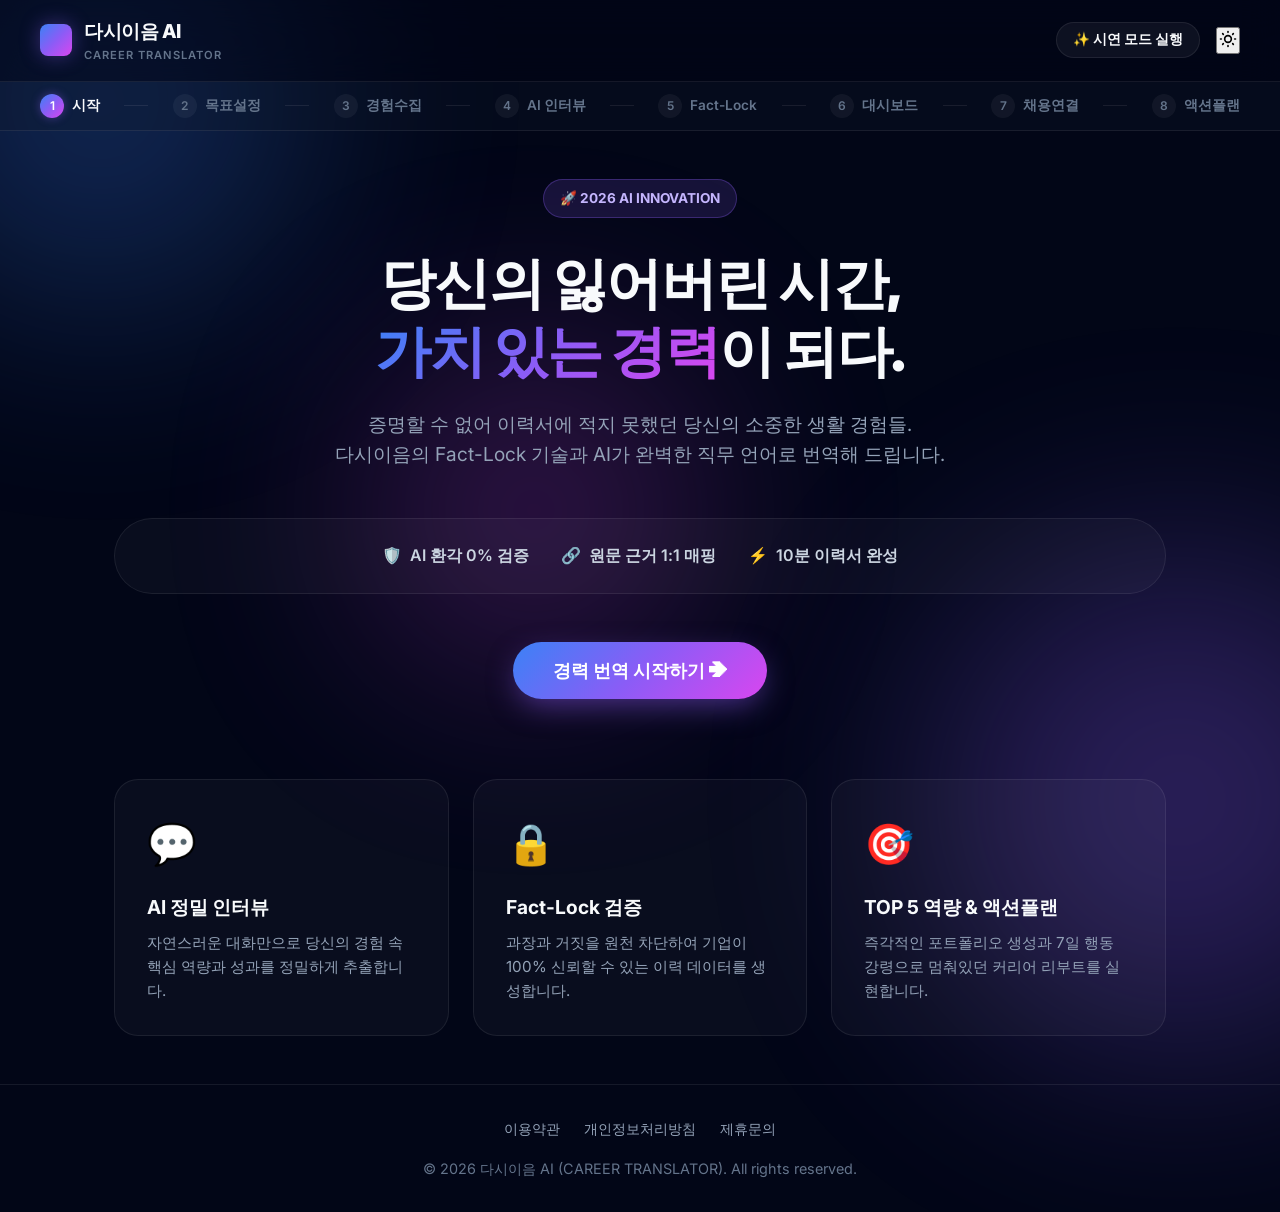
<file: index.html>
<!DOCTYPE html>
<html lang="ko" data-theme="dark">
<head>
  <meta charset="UTF-8">
  <meta name="viewport" content="width=device-width, initial-scale=1.0">
  <title>다시이음 AI · 프리미엄 경력번역소</title>
  <meta name="description" content="육아·돌봄·가사 경험을 검증된 직무 역량으로 전환하는 프리미엄 AI 플랫폼">
  <!-- Google Fonts: Inter -->
  <link rel="preconnect" href="https://fonts.googleapis.com">
  <link rel="preconnect" href="https://fonts.gstatic.com" crossorigin>
  <link href="https://fonts.googleapis.com/css2?family=Inter:wght@300;400;500;600;700;800;900&display=swap" rel="stylesheet">
  <link rel="stylesheet" href="css/style.css">
</head>
<body>
  <!-- Animated Background Orbs -->
  <div class="bg-orb orb-1"></div>
  <div class="bg-orb orb-2"></div>
  <div class="bg-orb orb-3"></div>

  <!-- App Header -->
  <header class="app-header">
    <div class="header-container">
      <a href="#" class="logo-group" onclick="goToStep(1)">
        <div class="logo-icon"></div>
        <div>
          <div class="logo-title">다시이음 AI</div>
          <div class="logo-subtitle">CAREER TRANSLATOR</div>
        </div>
      </a>

      <div class="header-actions">
        <button id="demoModeBtn" class="btn-demo">
          ✨ 시연 모드 실행
        </button>
        <button id="themeToggleBtn" class="theme-toggle" title="테마 전환"></button>
      </div>
    </div>
  </header>

  <!-- Stepper Navigation -->
  <nav class="stepper-nav">
    <div class="stepper-container">
      <div class="step-item active" data-step="1"><span class="step-num">1</span> 시작</div>
      <div class="step-divider"></div>
      <div class="step-item" data-step="2"><span class="step-num">2</span> 목표설정</div>
      <div class="step-divider"></div>
      <div class="step-item" data-step="3"><span class="step-num">3</span> 경험수집</div>
      <div class="step-divider"></div>
      <div class="step-item" data-step="4"><span class="step-num">4</span> AI 인터뷰</div>
      <div class="step-divider"></div>
      <div class="step-item" data-step="5"><span class="step-num">5</span> Fact-Lock</div>
      <div class="step-divider"></div>
      <div class="step-item" data-step="6"><span class="step-num">6</span> 대시보드</div>
      <div class="step-divider"></div>
      <div class="step-item" data-step="7"><span class="step-num">7</span> 채용연결</div>
      <div class="step-divider"></div>
      <div class="step-item" data-step="8"><span class="step-num">8</span> 액션플랜</div>
    </div>
  </nav>

  <!-- Main Content -->
  <main class="main-wrapper">

    <!-- SCREEN 1: Hero & Trust -->
    <section class="screen-view active" data-screen="1">
      <div class="hero-section">
        <div class="badge-premium">🚀 2026 AI INNOVATION</div>
        <h1 class="hero-title">
          당신의 잃어버린 시간,<br>
          <span class="text-gradient">가치 있는 경력</span>이 되다.
        </h1>
        <p class="hero-desc">
          증명할 수 없어 이력서에 적지 못했던 당신의 소중한 생활 경험들.<br>
          다시이음의 Fact-Lock 기술과 AI가 완벽한 직무 언어로 번역해 드립니다.
        </p>

        <div class="trust-grid">
          <div class="trust-item">
            <span class="trust-icon">🛡️</span>
            <span>AI 환각 0% 검증</span>
          </div>
          <div class="trust-item">
            <span class="trust-icon">🔗</span>
            <span>원문 근거 1:1 매핑</span>
          </div>
          <div class="trust-item">
            <span class="trust-icon">⚡</span>
            <span>10분 이력서 완성</span>
          </div>
        </div>

        <div class="action-buttons">
          <button class="btn-primary-large" onclick="goToStep(2)">경력 번역 시작하기 ➔</button>
        </div>
      </div>

      <div class="feature-cards">
        <div class="feature-card glass">
          <div class="f-icon">💬</div>
          <h3>AI 정밀 인터뷰</h3>
          <p>자연스러운 대화만으로 당신의 경험 속 핵심 역량과 성과를 정밀하게 추출합니다.</p>
        </div>
        <div class="feature-card glass">
          <div class="f-icon">🔒</div>
          <h3>Fact-Lock 검증</h3>
          <p>과장과 거짓을 원천 차단하여 기업이 100% 신뢰할 수 있는 이력 데이터를 생성합니다.</p>
        </div>
        <div class="feature-card glass">
          <div class="f-icon">🎯</div>
          <h3>TOP 5 역량 & 액션플랜</h3>
          <p>즉각적인 포트폴리오 생성과 7일 행동 강령으로 멈춰있던 커리어 리부트를 실현합니다.</p>
        </div>
      </div>
    </section>

    <!-- SCREEN 2: 목표 설정 -->
    <section class="screen-view" data-screen="2">
      <div class="glass-panel">
        <div class="panel-header">
          <h2>Step 2. 구직 목표 설정</h2>
          <p>다시 일하고 싶은 분야와 지역을 알려주세요. 최적의 직무 언어를 준비합니다.</p>
        </div>

        <div class="form-group">
          <label>희망 직무 분야</label>
          <div class="grid-selector">
            <div class="select-card selected">
              <span class="s-icon">💼</span>
              <div class="s-title">사무 지원 & 행정</div>
              <div class="s-sub">데이터, 총무, 기획</div>
            </div>
            <div class="select-card">
              <span class="s-icon">🎧</span>
              <div class="s-title">고객 응대 & CS</div>
              <div class="s-sub">상담, 매니저</div>
            </div>
            <div class="select-card">
              <span class="s-icon">🧸</span>
              <div class="s-title">돌봄 & 교육</div>
              <div class="s-sub">아동, 실버 케어</div>
            </div>
          </div>
        </div>

        <div class="form-group">
          <label>희망 지역</label>
          <div class="grid-selector">
            <div class="select-card selected">
              <span class="s-icon">📍</span>
              <div class="s-title">전주 / 광주</div>
              <div class="s-sub">선도 시범 우선 매칭</div>
            </div>
            <div class="select-card">
              <span class="s-icon">📍</span>
              <div class="s-title">수도권</div>
              <div class="s-sub">HR 네트워크 제휴</div>
            </div>
          </div>
        </div>

        <div class="flex-right mt-3">
          <button class="btn-primary" onclick="goToStep(3)">다음 단계 ➔</button>
        </div>
      </div>
    </section>

    <!-- SCREEN 3: 경험 수집 -->
    <section class="screen-view" data-screen="3">
      <div class="glass-panel">
        <div class="panel-header">
          <h2>Step 3. 생활 경험 입력</h2>
          <p>이력서에는 적지 못했지만 당신이 치열하게 살아온 기록을 자유롭게 남겨주세요.</p>
        </div>

        <div class="form-group">
          <div class="tag-list">
            <button class="tag active">육아/가족 돌봄</button>
            <button class="tag active">학부모회/바자회</button>
            <button class="tag active">가게 보조</button>
            <button class="tag">동아리/학습</button>
          </div>
        </div>

        <div class="form-group">
          <textarea id="expTextarea" class="input-glass" placeholder="예: 8년간 학부모회 총무로 연 500만원 예산을 관리했습니다..."></textarea>
        </div>

        <div class="flex-between mt-3">
          <button class="btn-ghost" onclick="goToStep(2)">⬅ 이전</button>
          <button class="btn-primary" onclick="goToStep(4)">인터뷰 시작 ➔</button>
        </div>
      </div>
    </section>

    <!-- SCREEN 4: AI 인터뷰 -->
    <section class="screen-view" data-screen="4">
      <div class="glass-panel">
        <div class="panel-header">
          <h2>Step 4. 정밀 AI 인터뷰</h2>
          <p>입력하신 내용을 바탕으로 역량을 구체화합니다. 편안하게 답변해 주세요.</p>
        </div>

        <div id="interviewChatBox" class="chat-container">
          <!-- JS 렌더링 -->
        </div>

        <div class="chat-input-wrapper">
          <input type="text" id="chatInput" class="input-glass" placeholder="답변을 입력하세요..." onkeypress="if(event.key==='Enter') document.getElementById('sendChatBtn').click()">
          <button class="btn-icon">🎙️</button>
          <button id="sendChatBtn" class="btn-primary">전송</button>
        </div>

        <div class="flex-right mt-3">
          <button class="btn-primary" onclick="goToStep(5)">근거 잠금(Fact-Lock) ➔</button>
        </div>
      </div>
    </section>

    <!-- SCREEN 5: Fact-Lock -->
    <section class="screen-view" data-screen="5">
      <div class="glass-panel">
        <div class="panel-header">
          <h2>Step 5. Fact-Lock 기술 검증</h2>
          <p>환각(거짓) 없이 100% 당신의 경험에 기반해 도출된 직무 언어입니다.</p>
        </div>

        <div id="factLockContainer" class="fact-lock-grid">
          <!-- JS 렌더링 -->
        </div>

        <div class="flex-between mt-3">
          <button class="btn-ghost" onclick="goToStep(4)">⬅ 이전</button>
          <button class="btn-primary" onclick="goToStep(6)">결과 생성 ➔</button>
        </div>
      </div>
    </section>

    <!-- SCREEN 6: 역량 대시보드 -->
    <section class="screen-view" data-screen="6">
      <div class="glass-panel">
        <div class="panel-header flex-between align-start">
          <div>
            <h2>Step 6. 커리어 대시보드</h2>
            <p>당신의 생활이 완벽한 포트폴리오로 탄생했습니다.</p>
          </div>
          <button class="btn-outline">PDF 내보내기</button>
        </div>

        <h3 class="sub-heading">TOP 5 핵심 직무 역량</h3>
        <div id="competencyGrid" class="domino-grid">
          <!-- JS 렌더링 -->
        </div>

        <h3 class="sub-heading mt-4">예상 면접 압박 질문 & STAR 답변</h3>
        <div id="starAnswersContainer" class="star-grid">
          <!-- JS 렌더링 -->
        </div>

        <div class="flex-between mt-4">
          <button class="btn-ghost" onclick="goToStep(5)">⬅ 재검토</button>
          <button class="btn-primary" onclick="goToStep(7)">채용 공고 매칭 ➔</button>
        </div>
      </div>
    </section>

    <!-- SCREEN 7: 채용 연결 -->
    <section class="screen-view" data-screen="7">
      <div class="glass-panel">
        <div class="panel-header">
          <h2>Step 7. 맞춤 채용 매칭</h2>
          <p>도출된 역량과 90% 이상 일치하는 추천 공고입니다.</p>
        </div>

        <div id="jobMatchContainer" class="job-grid">
          <!-- JS 렌더링 -->
        </div>

        <div class="flex-between mt-3">
          <button class="btn-ghost" onclick="goToStep(6)">⬅ 대시보드</button>
          <button class="btn-primary" onclick="goToStep(8)">7일 액션플랜 ➔</button>
        </div>
      </div>
    </section>

    <!-- SCREEN 8: 액션플랜 -->
    <section class="screen-view" data-screen="8">
      <div class="glass-panel">
        <div class="panel-header text-center">
          <h2>Step 8. 7일 실행 액션플랜</h2>
          <p>리부트를 향한 첫걸음, 지금 바로 시작하세요.</p>
        </div>

        <div class="progress-container">
          <div class="progress-track">
            <div id="actionProgressFill" class="progress-fill"></div>
          </div>
          <div id="actionProgressText" class="progress-text">미션 달성률: 0%</div>
        </div>

        <div id="actionPlanContainer" class="checklist-grid">
          <!-- JS 렌더링 -->
        </div>

        <div class="text-center mt-4">
          <button class="btn-glow-large" onclick="alert('지원 성공!')">오늘 미션 완료하기 🚀</button>
        </div>
      </div>
    </section>

  </main>

  <footer class="app-footer">
    <div class="footer-links">
      <a href="#">이용약관</a>
      <a href="#">개인정보처리방침</a>
      <a href="#">제휴문의</a>
    </div>
    <p>© 2026 다시이음 AI (CAREER TRANSLATOR). All rights reserved.</p>
  </footer>

  <script src="js/data.js"></script>
  <script src="js/app.js"></script>
</body>
</html>
</file>
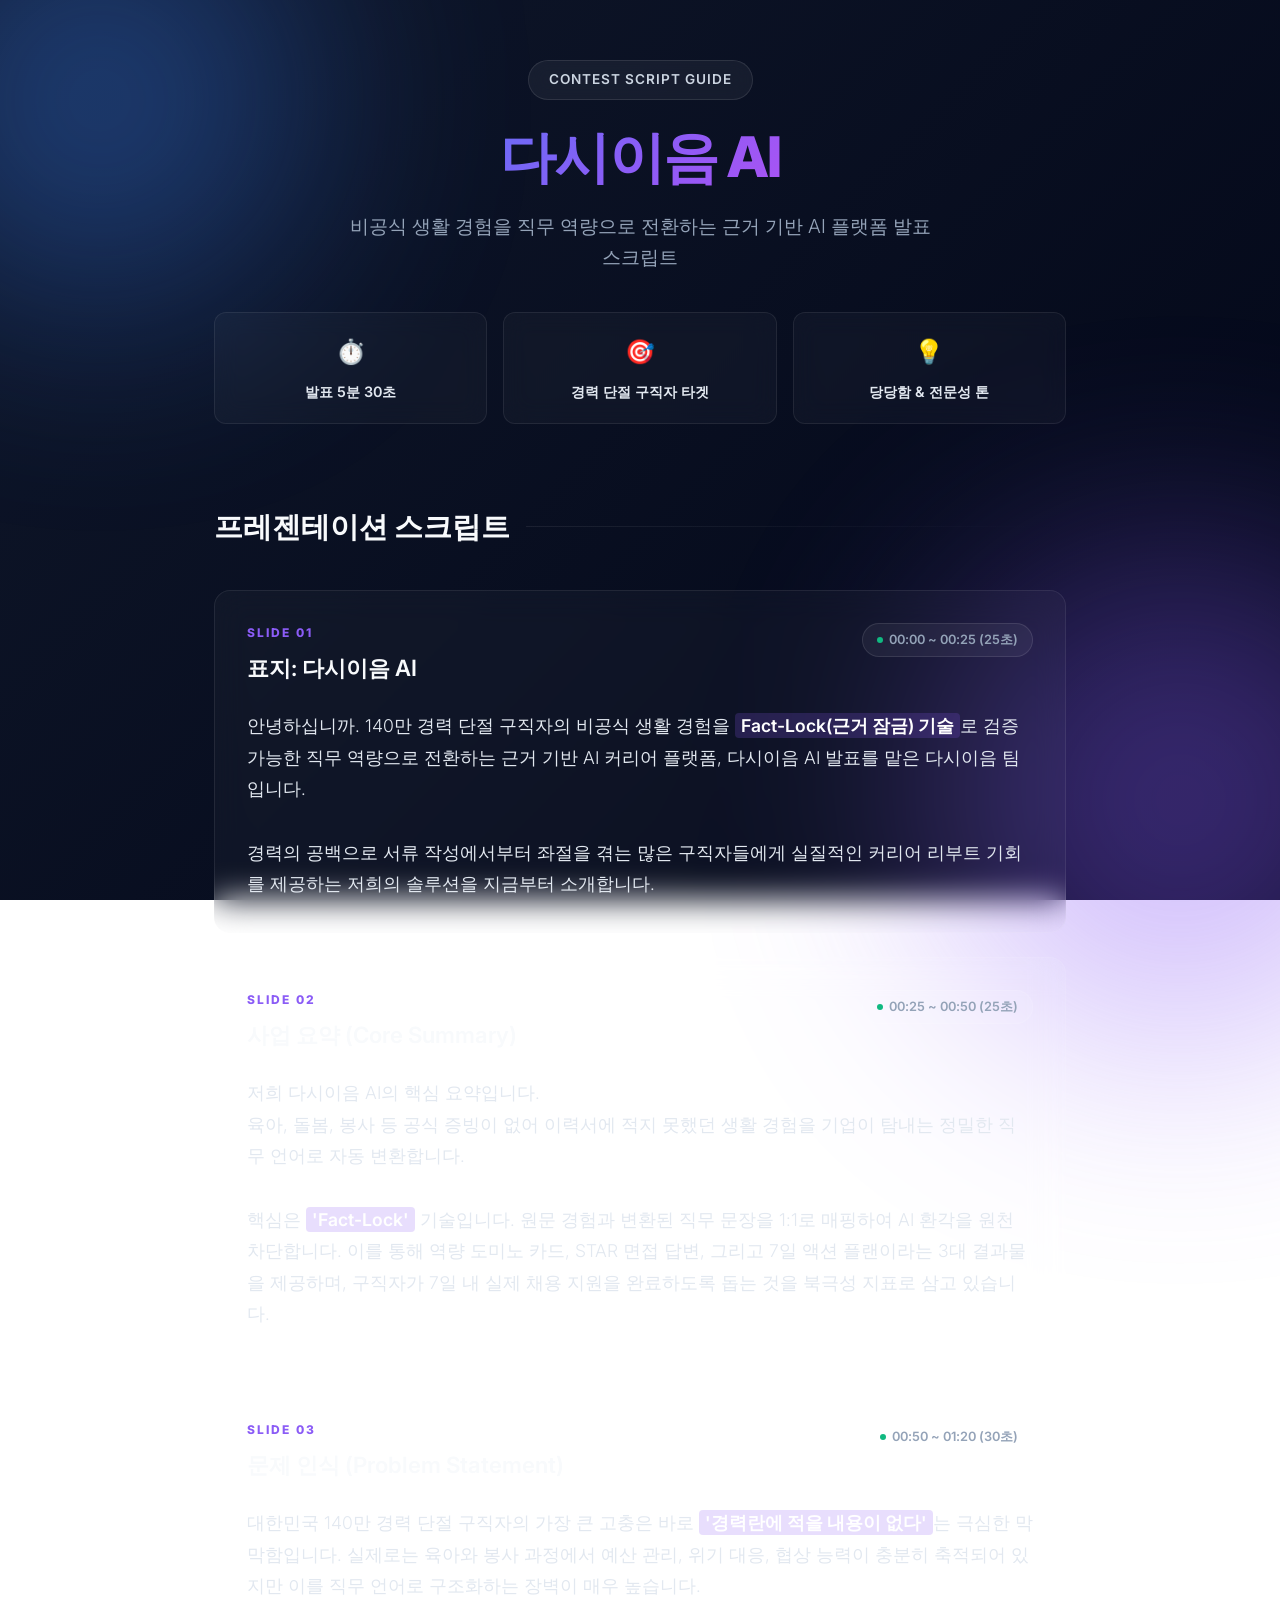
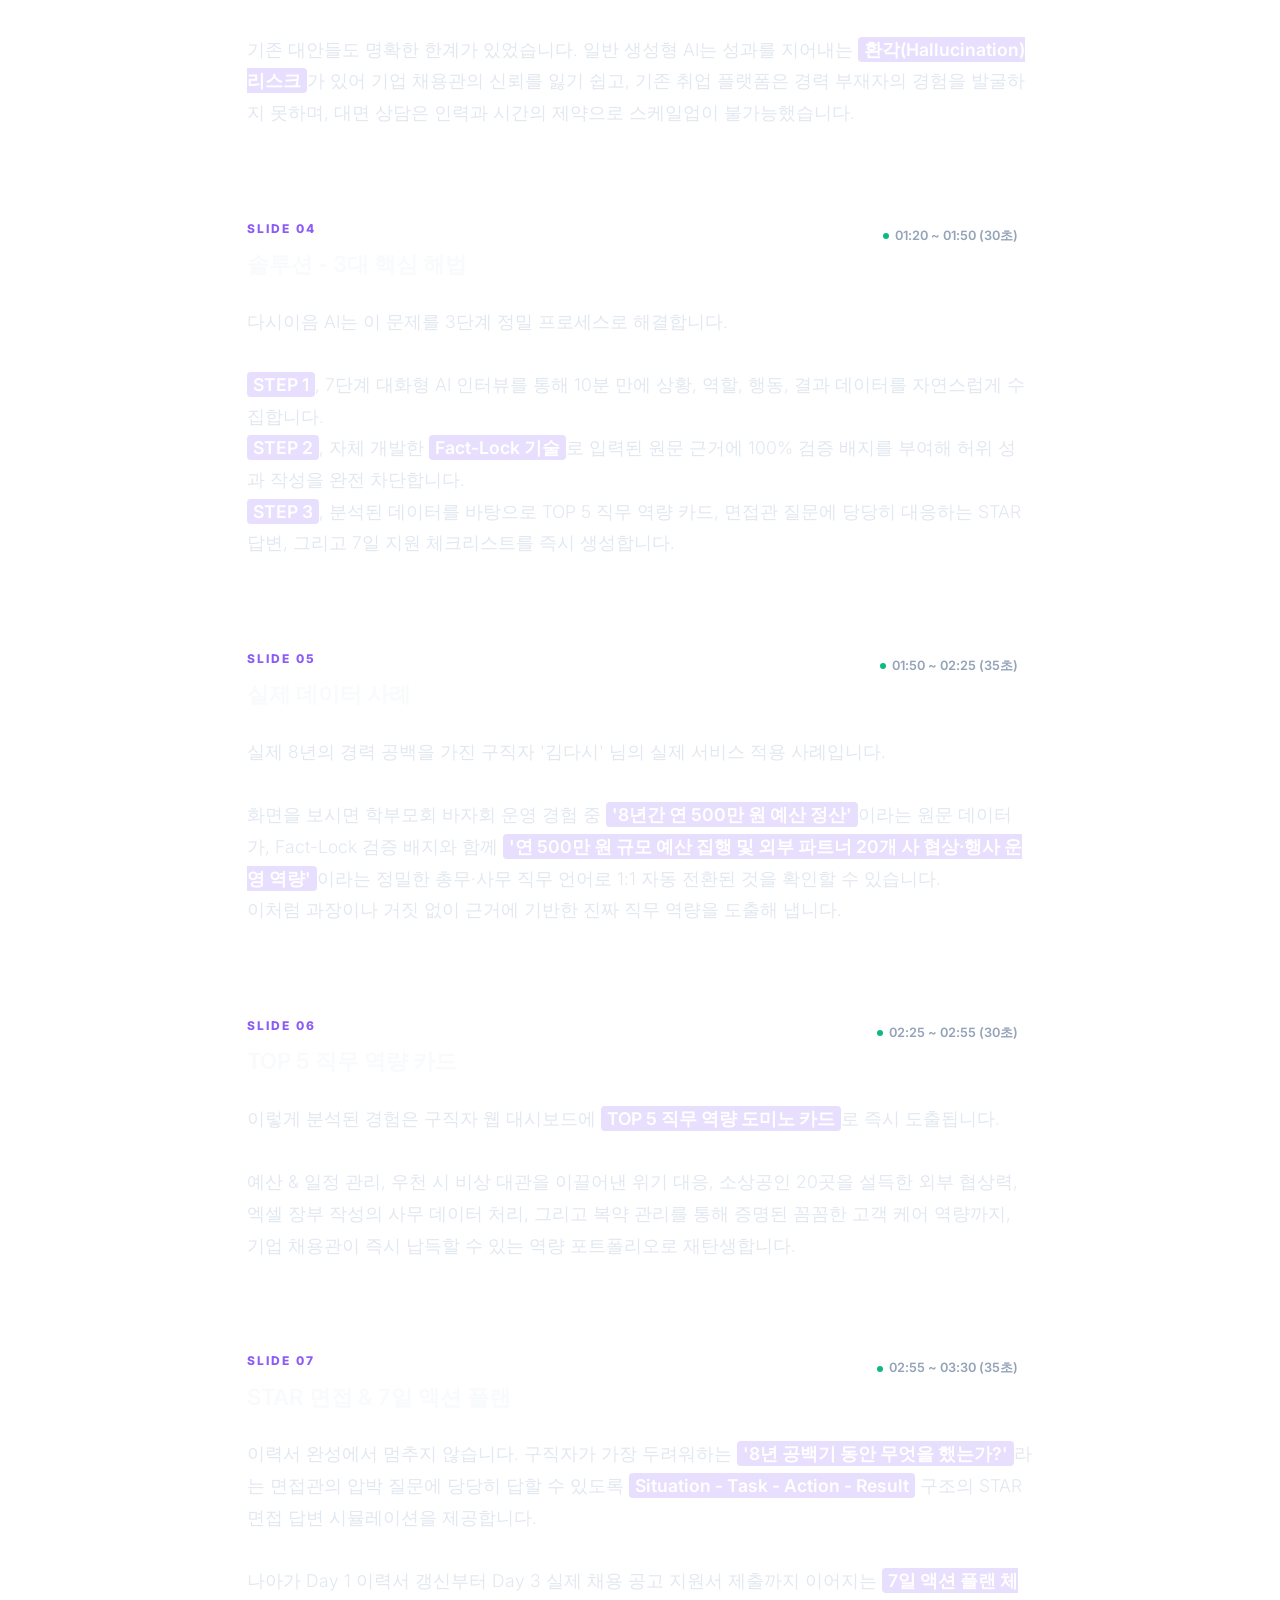
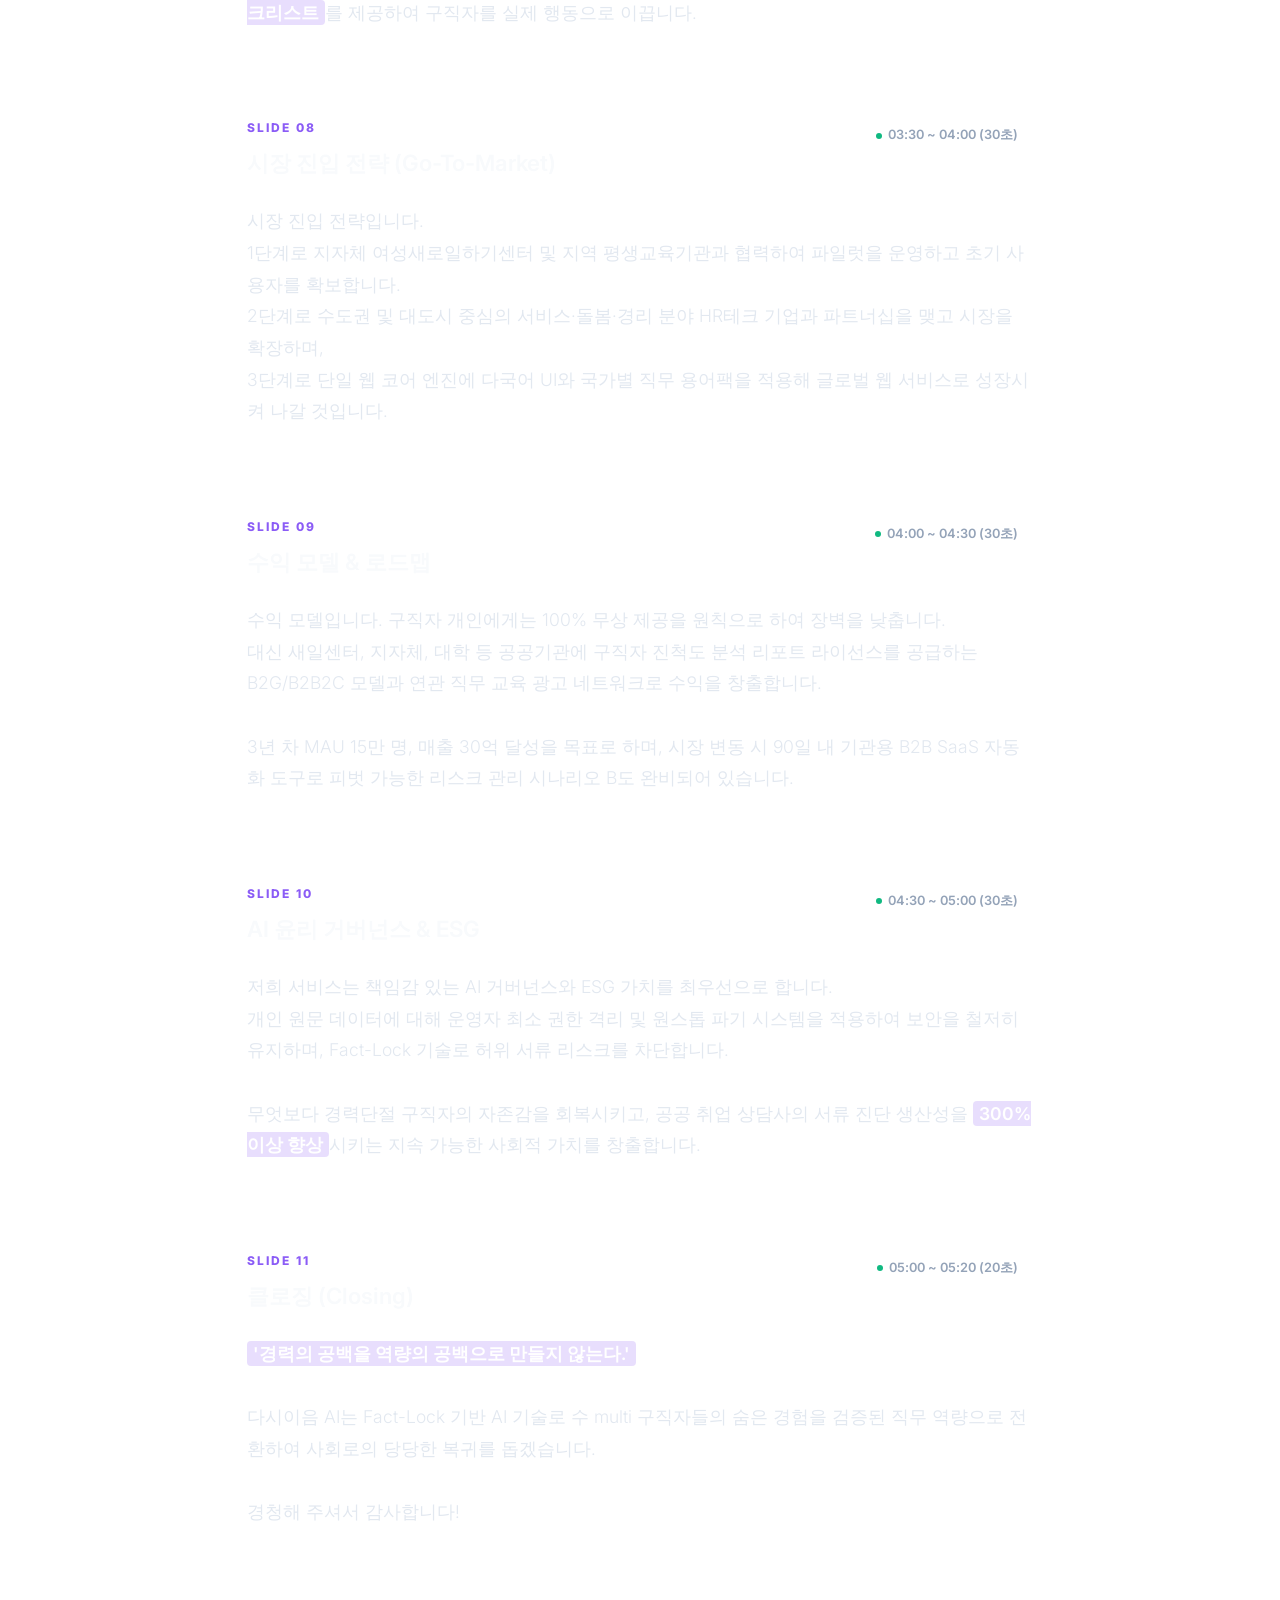
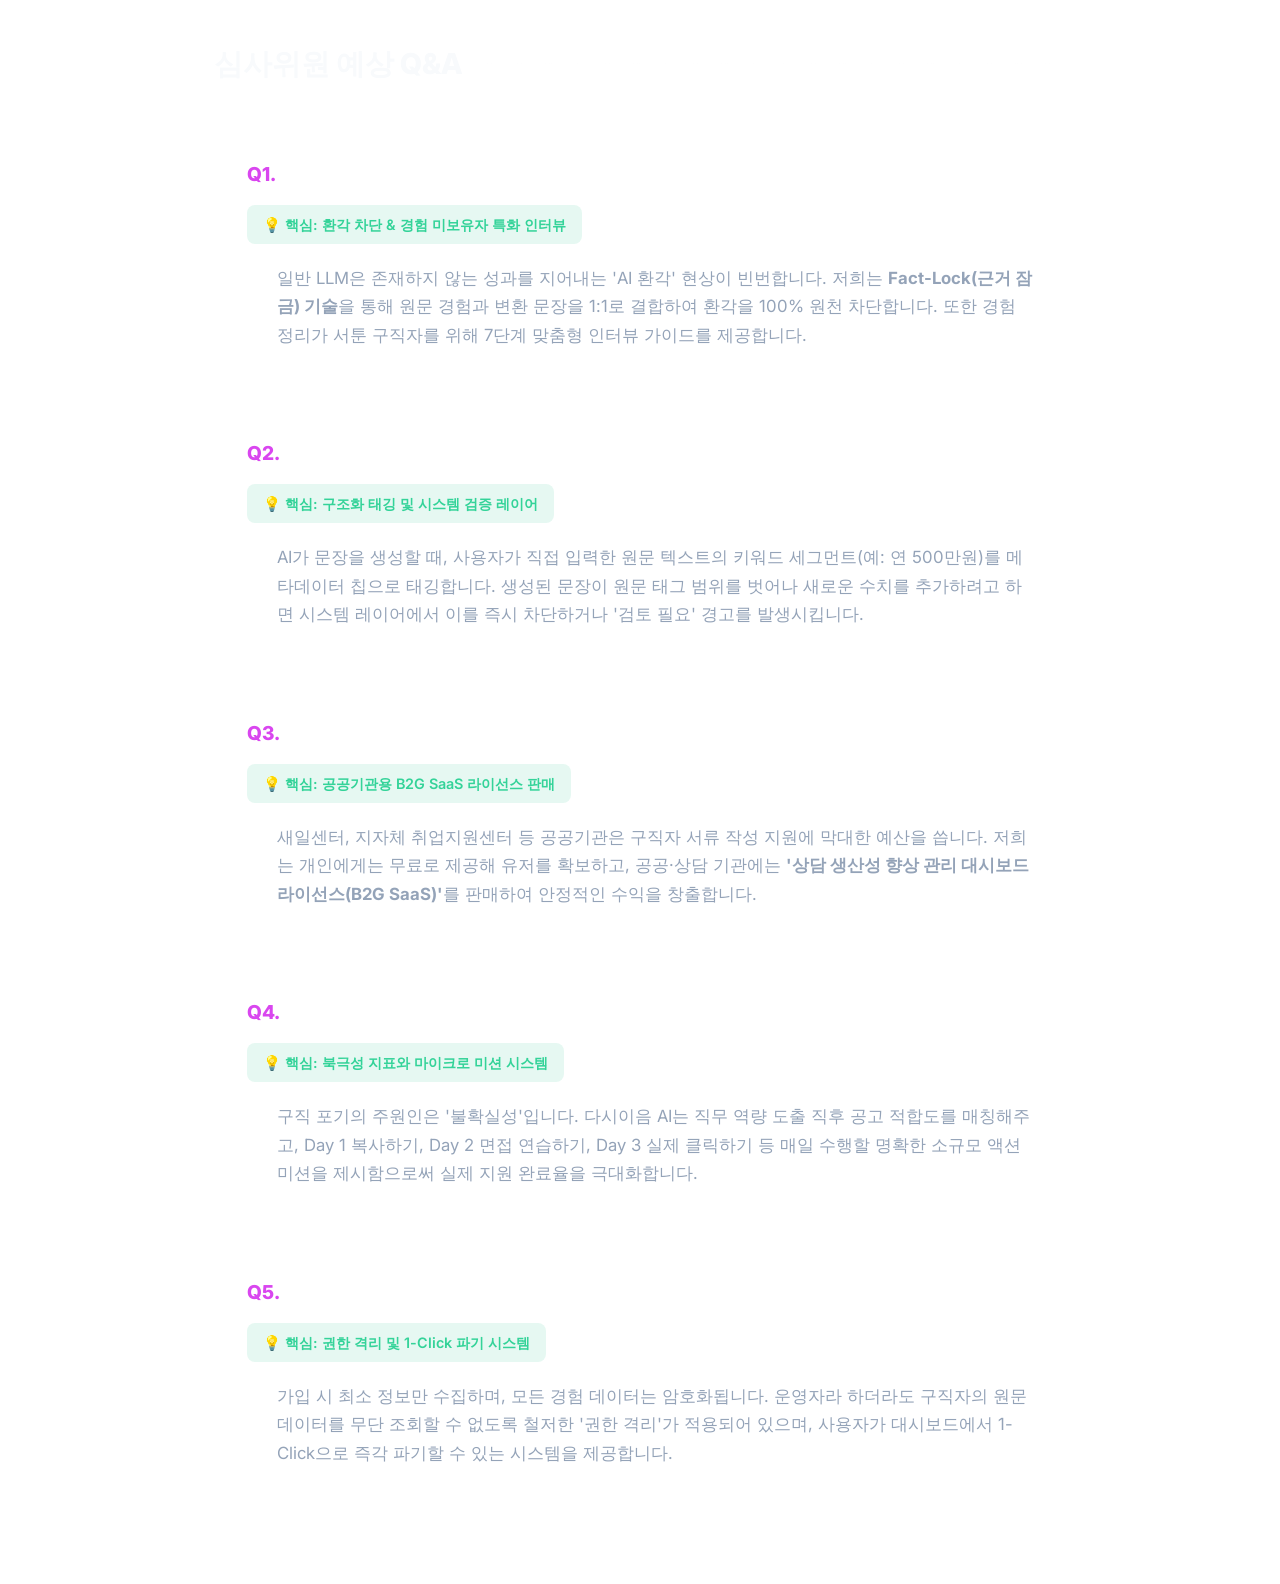
<file: script.html>
<!DOCTYPE html>
<html lang="ko">
<head>
    <meta charset="UTF-8">
    <meta name="viewport" content="width=device-width, initial-scale=1.0">
    <title>다시이음 AI - 프리미엄 발표 스크립트</title>
    <!-- Google Fonts: Inter -->
    <link rel="preconnect" href="https://fonts.googleapis.com">
    <link rel="preconnect" href="https://fonts.gstatic.com" crossorigin>
    <link href="https://fonts.googleapis.com/css2?family=Inter:wght@300;400;600;800&display=swap" rel="stylesheet">
    <style>
        :root {
            --bg-grad-start: #0f172a;
            --bg-grad-end: #020617;
            --accent-grad: linear-gradient(135deg, #3b82f6, #8b5cf6, #d946ef);
            --glass-bg: rgba(255, 255, 255, 0.03);
            --glass-border: rgba(255, 255, 255, 0.08);
            --text-primary: #f8fafc;
            --text-secondary: #94a3b8;
            --text-accent: #e2e8f0;
            --radius: 16px;
            --font-main: 'Inter', -apple-system, BlinkMacSystemFont, "Segoe UI", Roboto, sans-serif;
        }

        * {
            margin: 0;
            padding: 0;
            box-sizing: border-box;
        }

        body {
            font-family: var(--font-main);
            background: linear-gradient(135deg, var(--bg-grad-start), var(--bg-grad-end));
            background-attachment: fixed;
            color: var(--text-primary);
            line-height: 1.6;
            min-height: 100vh;
            overflow-x: hidden;
            -webkit-font-smoothing: antialiased;
        }

        /* Animated background elements */
        .bg-orb {
            position: fixed;
            border-radius: 50%;
            filter: blur(120px);
            z-index: -1;
            opacity: 0.4;
            animation: float 20s infinite alternate ease-in-out;
        }
        .bg-orb-1 {
            width: 400px; height: 400px;
            background: #3b82f6;
            top: -100px; left: -100px;
        }
        .bg-orb-2 {
            width: 500px; height: 500px;
            background: #8b5cf6;
            bottom: -150px; right: -150px;
            animation-delay: -5s;
        }

        @keyframes float {
            0% { transform: translate(0, 0) scale(1); }
            100% { transform: translate(50px, 50px) scale(1.2); }
        }

        .container {
            max-width: 900px;
            margin: 0 auto;
            padding: 60px 24px;
        }

        /* Header */
        header {
            text-align: center;
            margin-bottom: 80px;
            animation: fadeInDown 1s ease-out;
        }

        .badge-premium {
            display: inline-block;
            padding: 8px 20px;
            border-radius: 30px;
            background: rgba(255, 255, 255, 0.05);
            border: 1px solid rgba(255, 255, 255, 0.1);
            color: #cbd5e1;
            font-size: 0.85rem;
            font-weight: 600;
            letter-spacing: 1px;
            text-transform: uppercase;
            margin-bottom: 24px;
            backdrop-filter: blur(10px);
        }

        h1 {
            font-size: 3.5rem;
            font-weight: 800;
            letter-spacing: -1.5px;
            line-height: 1.2;
            margin-bottom: 20px;
            background: var(--accent-grad);
            -webkit-background-clip: text;
            -webkit-text-fill-color: transparent;
        }

        .subtitle {
            font-size: 1.2rem;
            color: var(--text-secondary);
            font-weight: 300;
            max-width: 600px;
            margin: 0 auto 40px auto;
        }

        .overview-grid {
            display: grid;
            grid-template-columns: repeat(auto-fit, minmax(200px, 1fr));
            gap: 16px;
        }

        .overview-item {
            background: var(--glass-bg);
            border: 1px solid var(--glass-border);
            border-radius: 12px;
            padding: 20px;
            backdrop-filter: blur(12px);
            display: flex;
            flex-direction: column;
            align-items: center;
            justify-content: center;
            gap: 8px;
            transition: transform 0.3s ease, background 0.3s ease;
        }

        .overview-item:hover {
            transform: translateY(-5px);
            background: rgba(255, 255, 255, 0.08);
        }
        
        .overview-icon { font-size: 1.5rem; }
        .overview-text { font-size: 0.9rem; font-weight: 600; color: var(--text-accent); }

        /* Section Title */
        .section-header {
            font-size: 1.8rem;
            font-weight: 800;
            margin: 80px 0 40px;
            display: flex;
            align-items: center;
            gap: 16px;
        }
        .section-header::after {
            content: '';
            flex: 1;
            height: 1px;
            background: linear-gradient(90deg, var(--glass-border), transparent);
        }

        /* Glass Cards */
        .card {
            background: var(--glass-bg);
            border: 1px solid var(--glass-border);
            border-radius: var(--radius);
            padding: 32px;
            margin-bottom: 24px;
            backdrop-filter: blur(16px);
            position: relative;
            overflow: hidden;
            transition: all 0.4s cubic-bezier(0.175, 0.885, 0.32, 1.275);
            opacity: 0;
            transform: translateY(30px);
        }

        .card.visible {
            opacity: 1;
            transform: translateY(0);
        }

        .card::before {
            content: '';
            position: absolute;
            top: 0; left: 0; right: 0;
            height: 2px;
            background: var(--accent-grad);
            opacity: 0;
            transition: opacity 0.4s ease;
        }

        .card:hover {
            transform: translateY(-8px);
            box-shadow: 0 20px 40px -10px rgba(0, 0, 0, 0.5);
            border-color: rgba(255, 255, 255, 0.15);
        }
        .card:hover::before { opacity: 1; }

        .card-header-flex {
            display: flex;
            justify-content: space-between;
            align-items: flex-start;
            margin-bottom: 24px;
        }

        .slide-number {
            font-size: 0.75rem;
            text-transform: uppercase;
            letter-spacing: 2px;
            color: #8b5cf6;
            font-weight: 800;
            margin-bottom: 8px;
            display: block;
        }

        .card-title {
            font-size: 1.4rem;
            font-weight: 600;
            color: var(--text-primary);
        }

        .time-pill {
            background: rgba(255, 255, 255, 0.05);
            border: 1px solid rgba(255, 255, 255, 0.1);
            border-radius: 20px;
            padding: 6px 14px;
            font-size: 0.8rem;
            color: var(--text-secondary);
            font-weight: 600;
            display: flex;
            align-items: center;
            gap: 6px;
        }
        .time-pill::before {
            content: '';
            display: inline-block;
            width: 6px; height: 6px;
            border-radius: 50%;
            background: #10b981;
        }

        .card-content {
            font-size: 1.1rem;
            color: var(--text-accent);
            line-height: 1.8;
            font-weight: 300;
            position: relative;
        }
        
        .card-content strong {
            color: #fff;
            font-weight: 600;
            background: rgba(139, 92, 246, 0.2);
            padding: 2px 6px;
            border-radius: 4px;
        }

        /* QnA Specifics */
        .qna-card { border-top: 1px solid var(--glass-border); }
        .q-text {
            font-size: 1.2rem;
            font-weight: 600;
            color: #fff;
            margin-bottom: 16px;
            line-height: 1.5;
        }
        .q-text span {
            color: #d946ef;
            font-weight: 800;
            margin-right: 12px;
        }
        .a-text {
            color: var(--text-secondary);
            font-size: 1.05rem;
            line-height: 1.7;
            padding-left: 28px;
            border-left: 2px solid rgba(255,255,255,0.1);
        }
        .tip {
            display: inline-flex;
            align-items: center;
            gap: 8px;
            background: rgba(16, 185, 129, 0.1);
            color: #34d399;
            padding: 8px 16px;
            border-radius: 8px;
            font-size: 0.9rem;
            font-weight: 600;
            margin-bottom: 20px;
        }

        /* Animations */
        @keyframes fadeInDown {
            from { opacity: 0; transform: translateY(-20px); }
            to { opacity: 1; transform: translateY(0); }
        }

        @media (max-width: 768px) {
            h1 { font-size: 2.5rem; }
            .card-header-flex { flex-direction: column; gap: 16px; }
            .time-pill { align-self: flex-start; }
            .card { padding: 24px; }
        }
    </style>
</head>
<body>
    <div class="bg-orb bg-orb-1"></div>
    <div class="bg-orb bg-orb-2"></div>

    <div class="container">
        <header>
            <div class="badge-premium">Contest Script Guide</div>
            <h1>다시이음 AI</h1>
            <p class="subtitle">비공식 생활 경험을 직무 역량으로 전환하는 근거 기반 AI 플랫폼 발표 스크립트</p>
            
            <div class="overview-grid">
                <div class="overview-item">
                    <span class="overview-icon">⏱️</span>
                    <span class="overview-text">발표 5분 30초</span>
                </div>
                <div class="overview-item">
                    <span class="overview-icon">🎯</span>
                    <span class="overview-text">경력 단절 구직자 타겟</span>
                </div>
                <div class="overview-item">
                    <span class="overview-icon">💡</span>
                    <span class="overview-text">당당함 & 전문성 톤</span>
                </div>
            </div>
        </header>

        <h2 class="section-header">프레젠테이션 스크립트</h2>

        <!-- Slide 1 -->
        <div class="card js-scroll">
            <div class="card-header-flex">
                <div>
                    <span class="slide-number">Slide 01</span>
                    <h3 class="card-title">표지: 다시이음 AI</h3>
                </div>
                <div class="time-pill">00:00 ~ 00:25 (25초)</div>
            </div>
            <div class="card-content">
                안녕하십니까. 140만 경력 단절 구직자의 비공식 생활 경험을 <strong>Fact-Lock(근거 잠금) 기술</strong>로 검증 가능한 직무 역량으로 전환하는 근거 기반 AI 커리어 플랫폼, 다시이음 AI 발표를 맡은 다시이음 팀입니다.<br><br>
                경력의 공백으로 서류 작성에서부터 좌절을 겪는 많은 구직자들에게 실질적인 커리어 리부트 기회를 제공하는 저희의 솔루션을 지금부터 소개합니다.
            </div>
        </div>

        <!-- Slide 2 -->
        <div class="card js-scroll">
            <div class="card-header-flex">
                <div>
                    <span class="slide-number">Slide 02</span>
                    <h3 class="card-title">사업 요약 (Core Summary)</h3>
                </div>
                <div class="time-pill">00:25 ~ 00:50 (25초)</div>
            </div>
            <div class="card-content">
                저희 다시이음 AI의 핵심 요약입니다.<br>
                육아, 돌봄, 봉사 등 공식 증빙이 없어 이력서에 적지 못했던 생활 경험을 기업이 탐내는 정밀한 직무 언어로 자동 변환합니다.<br><br>
                핵심은 <strong>'Fact-Lock'</strong> 기술입니다. 원문 경험과 변환된 직무 문장을 1:1로 매핑하여 AI 환각을 원천 차단합니다. 이를 통해 역량 도미노 카드, STAR 면접 답변, 그리고 7일 액션 플랜이라는 3대 결과물을 제공하며, 구직자가 7일 내 실제 채용 지원을 완료하도록 돕는 것을 북극성 지표로 삼고 있습니다.
            </div>
        </div>

        <!-- Slide 3 -->
        <div class="card js-scroll">
            <div class="card-header-flex">
                <div>
                    <span class="slide-number">Slide 03</span>
                    <h3 class="card-title">문제 인식 (Problem Statement)</h3>
                </div>
                <div class="time-pill">00:50 ~ 01:20 (30초)</div>
            </div>
            <div class="card-content">
                대한민국 140만 경력 단절 구직자의 가장 큰 고충은 바로 <strong>'경력란에 적을 내용이 없다'</strong>는 극심한 막막함입니다. 실제로는 육아와 봉사 과정에서 예산 관리, 위기 대응, 협상 능력이 충분히 축적되어 있지만 이를 직무 언어로 구조화하는 장벽이 매우 높습니다.<br><br>
                기존 대안들도 명확한 한계가 있었습니다. 일반 생성형 AI는 성과를 지어내는 <strong>환각(Hallucination) 리스크</strong>가 있어 기업 채용관의 신뢰를 잃기 쉽고, 기존 취업 플랫폼은 경력 부재자의 경험을 발굴하지 못하며, 대면 상담은 인력과 시간의 제약으로 스케일업이 불가능했습니다.
            </div>
        </div>

        <!-- Slide 4 -->
        <div class="card js-scroll">
            <div class="card-header-flex">
                <div>
                    <span class="slide-number">Slide 04</span>
                    <h3 class="card-title">솔루션 - 3대 핵심 해법</h3>
                </div>
                <div class="time-pill">01:20 ~ 01:50 (30초)</div>
            </div>
            <div class="card-content">
                다시이음 AI는 이 문제를 3단계 정밀 프로세스로 해결합니다.<br><br>
                <strong>STEP 1</strong>, 7단계 대화형 AI 인터뷰를 통해 10분 만에 상황, 역할, 행동, 결과 데이터를 자연스럽게 수집합니다.<br>
                <strong>STEP 2</strong>, 자체 개발한 <strong>Fact-Lock 기술</strong>로 입력된 원문 근거에 100% 검증 배지를 부여해 허위 성과 작성을 완전 차단합니다.<br>
                <strong>STEP 3</strong>, 분석된 데이터를 바탕으로 TOP 5 직무 역량 카드, 면접관 질문에 당당히 대응하는 STAR 답변, 그리고 7일 지원 체크리스트를 즉시 생성합니다.
            </div>
        </div>

        <!-- Slide 5 -->
        <div class="card js-scroll">
            <div class="card-header-flex">
                <div>
                    <span class="slide-number">Slide 05</span>
                    <h3 class="card-title">실제 데이터 사례</h3>
                </div>
                <div class="time-pill">01:50 ~ 02:25 (35초)</div>
            </div>
            <div class="card-content">
                실제 8년의 경력 공백을 가진 구직자 '김다시' 님의 실제 서비스 적용 사례입니다.<br><br>
                화면을 보시면 학부모회 바자회 운영 경험 중 <strong>'8년간 연 500만 원 예산 정산'</strong>이라는 원문 데이터가, Fact-Lock 검증 배지와 함께 <strong>'연 500만 원 규모 예산 집행 및 외부 파트너 20개 사 협상·행사 운영 역량'</strong>이라는 정밀한 총무·사무 직무 언어로 1:1 자동 전환된 것을 확인할 수 있습니다.<br>
                이처럼 과장이나 거짓 없이 근거에 기반한 진짜 직무 역량을 도출해 냅니다.
            </div>
        </div>

        <!-- Slide 6 -->
        <div class="card js-scroll">
            <div class="card-header-flex">
                <div>
                    <span class="slide-number">Slide 06</span>
                    <h3 class="card-title">TOP 5 직무 역량 카드</h3>
                </div>
                <div class="time-pill">02:25 ~ 02:55 (30초)</div>
            </div>
            <div class="card-content">
                이렇게 분석된 경험은 구직자 웹 대시보드에 <strong>TOP 5 직무 역량 도미노 카드</strong>로 즉시 도출됩니다.<br><br>
                예산 & 일정 관리, 우천 시 비상 대관을 이끌어낸 위기 대응, 소상공인 20곳을 설득한 외부 협상력, 엑셀 장부 작성의 사무 데이터 처리, 그리고 복약 관리를 통해 증명된 꼼꼼한 고객 케어 역량까지, 기업 채용관이 즉시 납득할 수 있는 역량 포트폴리오로 재탄생합니다.
            </div>
        </div>

        <!-- Slide 7 -->
        <div class="card js-scroll">
            <div class="card-header-flex">
                <div>
                    <span class="slide-number">Slide 07</span>
                    <h3 class="card-title">STAR 면접 & 7일 액션 플랜</h3>
                </div>
                <div class="time-pill">02:55 ~ 03:30 (35초)</div>
            </div>
            <div class="card-content">
                이력서 완성에서 멈추지 않습니다. 구직자가 가장 두려워하는 <strong>'8년 공백기 동안 무엇을 했는가?'</strong>라는 면접관의 압박 질문에 당당히 답할 수 있도록 <strong>Situation - Task - Action - Result</strong> 구조의 STAR 면접 답변 시뮬레이션을 제공합니다.<br><br>
                나아가 Day 1 이력서 갱신부터 Day 3 실제 채용 공고 지원서 제출까지 이어지는 <strong>7일 액션 플랜 체크리스트</strong>를 제공하여 구직자를 실제 행동으로 이끕니다.
            </div>
        </div>

        <!-- Slide 8 -->
        <div class="card js-scroll">
            <div class="card-header-flex">
                <div>
                    <span class="slide-number">Slide 08</span>
                    <h3 class="card-title">시장 진입 전략 (Go-To-Market)</h3>
                </div>
                <div class="time-pill">03:30 ~ 04:00 (30초)</div>
            </div>
            <div class="card-content">
                시장 진입 전략입니다.<br>
                1단계로 지자체 여성새로일하기센터 및 지역 평생교육기관과 협력하여 파일럿을 운영하고 초기 사용자를 확보합니다.<br>
                2단계로 수도권 및 대도시 중심의 서비스·돌봄·경리 분야 HR테크 기업과 파트너십을 맺고 시장을 확장하며,<br>
                3단계로 단일 웹 코어 엔진에 다국어 UI와 국가별 직무 용어팩을 적용해 글로벌 웹 서비스로 성장시켜 나갈 것입니다.
            </div>
        </div>

        <!-- Slide 9 -->
        <div class="card js-scroll">
            <div class="card-header-flex">
                <div>
                    <span class="slide-number">Slide 09</span>
                    <h3 class="card-title">수익 모델 & 로드맵</h3>
                </div>
                <div class="time-pill">04:00 ~ 04:30 (30초)</div>
            </div>
            <div class="card-content">
                수익 모델입니다. 구직자 개인에게는 100% 무상 제공을 원칙으로 하여 장벽을 낮춥니다.<br>
                대신 새일센터, 지자체, 대학 등 공공기관에 구직자 진척도 분석 리포트 라이선스를 공급하는 B2G/B2B2C 모델과 연관 직무 교육 광고 네트워크로 수익을 창출합니다.<br><br>
                3년 차 MAU 15만 명, 매출 30억 달성을 목표로 하며, 시장 변동 시 90일 내 기관용 B2B SaaS 자동화 도구로 피벗 가능한 리스크 관리 시나리오 B도 완비되어 있습니다.
            </div>
        </div>

        <!-- Slide 10 -->
        <div class="card js-scroll">
            <div class="card-header-flex">
                <div>
                    <span class="slide-number">Slide 10</span>
                    <h3 class="card-title">AI 윤리 거버넌스 & ESG</h3>
                </div>
                <div class="time-pill">04:30 ~ 05:00 (30초)</div>
            </div>
            <div class="card-content">
                저희 서비스는 책임감 있는 AI 거버넌스와 ESG 가치를 최우선으로 합니다.<br>
                개인 원문 데이터에 대해 운영자 최소 권한 격리 및 원스톱 파기 시스템을 적용하여 보안을 철저히 유지하며, Fact-Lock 기술로 허위 서류 리스크를 차단합니다.<br><br>
                무엇보다 경력단절 구직자의 자존감을 회복시키고, 공공 취업 상담사의 서류 진단 생산성을 <strong>300% 이상 향상</strong>시키는 지속 가능한 사회적 가치를 창출합니다.
            </div>
        </div>

        <!-- Slide 11 -->
        <div class="card js-scroll">
            <div class="card-header-flex">
                <div>
                    <span class="slide-number">Slide 11</span>
                    <h3 class="card-title">클로징 (Closing)</h3>
                </div>
                <div class="time-pill">05:00 ~ 05:20 (20초)</div>
            </div>
            <div class="card-content">
                <strong>'경력의 공백을 역량의 공백으로 만들지 않는다.'</strong><br><br>
                다시이음 AI는 Fact-Lock 기반 AI 기술로 수 multi 구직자들의 숨은 경험을 검증된 직무 역량으로 전환하여 사회로의 당당한 복귀를 돕겠습니다.<br><br>
                경청해 주셔서 감사합니다!
            </div>
        </div>

        <h2 class="section-header">심사위원 예상 Q&A</h2>

        <div class="card qna-card js-scroll">
            <div class="q-text"><span>Q1.</span> 일반 ChatGPT에 프롬프트를 넣는 것과 어떤 차이가 있나요?</div>
            <div class="tip">💡 핵심: 환각 차단 & 경험 미보유자 특화 인터뷰</div>
            <div class="a-text">
                일반 LLM은 존재하지 않는 성과를 지어내는 'AI 환각' 현상이 빈번합니다. 저희는 <strong>Fact-Lock(근거 잠금) 기술</strong>을 통해 원문 경험과 변환 문장을 1:1로 결합하여 환각을 100% 원천 차단합니다. 또한 경험 정리가 서툰 구직자를 위해 7단계 맞춤형 인터뷰 가이드를 제공합니다.
            </div>
        </div>

        <div class="card qna-card js-scroll">
            <div class="q-text"><span>Q2.</span> Fact-Lock 기술이 어떻게 환각을 원천 차단합니까?</div>
            <div class="tip">💡 핵심: 구조화 태깅 및 시스템 검증 레이어</div>
            <div class="a-text">
                AI가 문장을 생성할 때, 사용자가 직접 입력한 원문 텍스트의 키워드 세그먼트(예: 연 500만원)를 메타데이터 칩으로 태깅합니다. 생성된 문장이 원문 태그 범위를 벗어나 새로운 수치를 추가하려고 하면 시스템 레이어에서 이를 즉시 차단하거나 '검토 필요' 경고를 발생시킵니다.
            </div>
        </div>

        <div class="card qna-card js-scroll">
            <div class="q-text"><span>Q3.</span> 개인에게 무료로 제공하면 수익성은 어떻게 확보하나요?</div>
            <div class="tip">💡 핵심: 공공기관용 B2G SaaS 라이선스 판매</div>
            <div class="a-text">
                새일센터, 지자체 취업지원센터 등 공공기관은 구직자 서류 작성 지원에 막대한 예산을 씁니다. 저희는 개인에게는 무료로 제공해 유저를 확보하고, 공공·상담 기관에는 <strong>'상담 생산성 향상 관리 대시보드 라이선스(B2G SaaS)'</strong>를 판매하여 안정적인 수익을 창출합니다.
            </div>
        </div>

        <div class="card qna-card js-scroll">
            <div class="q-text"><span>Q4.</span> 8년 공백의 구직자가 실제로 7일 안에 채용 지원이 가능할까요?</div>
            <div class="tip">💡 핵심: 북극성 지표와 마이크로 미션 시스템</div>
            <div class="a-text">
                구직 포기의 주원인은 '불확실성'입니다. 다시이음 AI는 직무 역량 도출 직후 공고 적합도를 매칭해주고, Day 1 복사하기, Day 2 면접 연습하기, Day 3 실제 클릭하기 등 매일 수행할 명확한 소규모 액션 미션을 제시함으로써 실제 지원 완료율을 극대화합니다.
            </div>
        </div>

        <div class="card qna-card js-scroll">
            <div class="q-text"><span>Q5.</span> 민감한 개인 생활 데이터 보안은 어떻게 처리되나요?</div>
            <div class="tip">💡 핵심: 권한 격리 및 1-Click 파기 시스템</div>
            <div class="a-text">
                가입 시 최소 정보만 수집하며, 모든 경험 데이터는 암호화됩니다. 운영자라 하더라도 구직자의 원문 데이터를 무단 조회할 수 없도록 철저한 '권한 격리'가 적용되어 있으며, 사용자가 대시보드에서 1-Click으로 즉각 파기할 수 있는 시스템을 제공합니다.
            </div>
        </div>

    </div>

    <script>
        // Intersection Observer for scroll animations
        document.addEventListener('DOMContentLoaded', () => {
            const observer = new IntersectionObserver((entries) => {
                entries.forEach(entry => {
                    if (entry.isIntersecting) {
                        entry.target.classList.add('visible');
                    }
                });
            }, {
                threshold: 0.1,
                rootMargin: "0px 0px -50px 0px"
            });

            document.querySelectorAll('.js-scroll').forEach((el) => {
                observer.observe(el);
            });
        });
    </script>
</body>
</html>
</file>
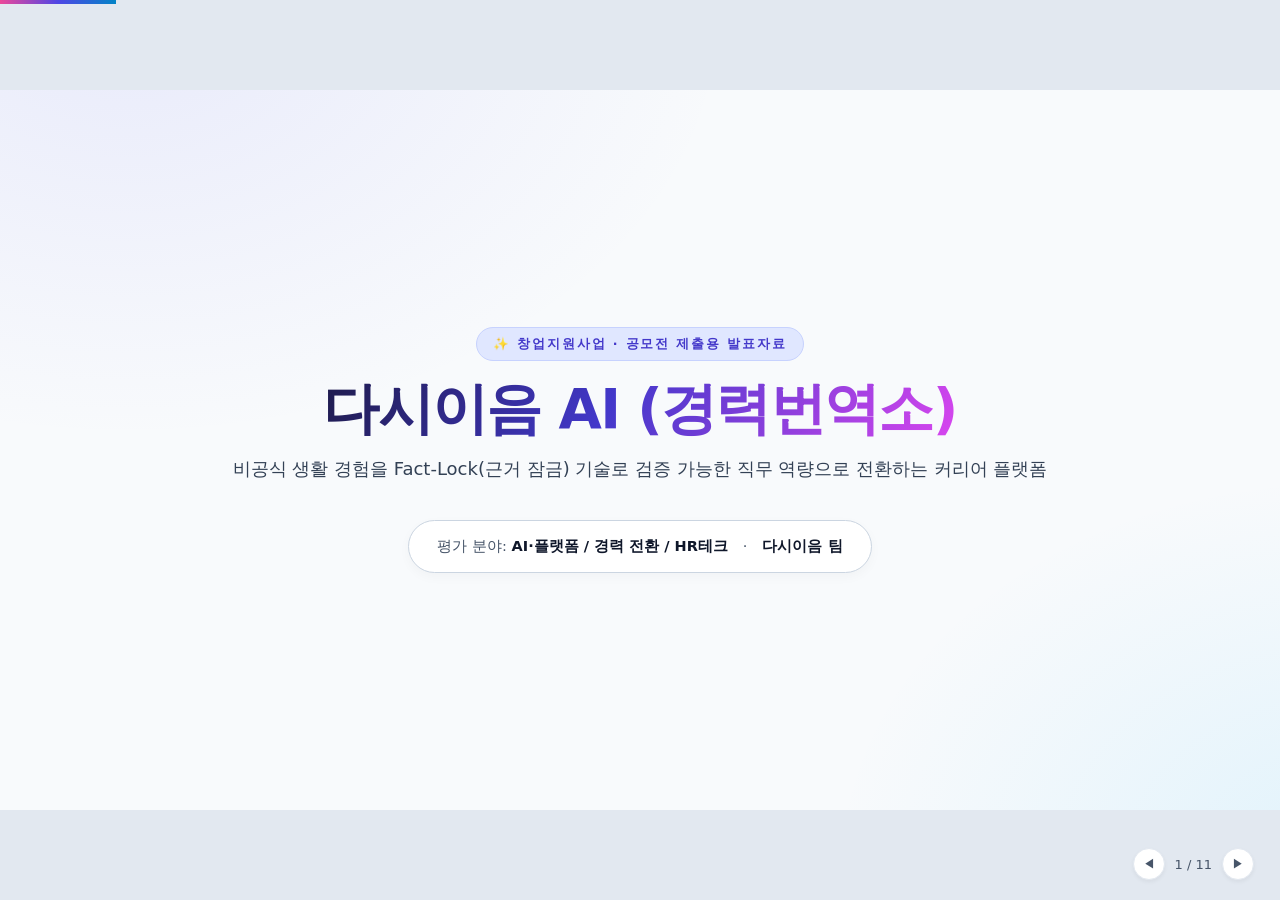
<file: slide/slide.html>
<!DOCTYPE html>
<html lang="ko">
<head>
<meta charset="utf-8">
<title>다시이음 AI · 사업계획 및 실제 입력 데이터 발표자료</title>
<style>
/* ═══════════════════════════════════════════════════════════════
   1. 디자인 토큰 — 화사하고 희망찬 라이트 테마
   ═══════════════════════════════════════════════════════════════ */
:root {
  --w: 1280px;
  --h: 720px;

  --bg:        #f8fafc;
  --bg-glow-1: rgba(99, 102, 241, 0.10);
  --bg-glow-2: rgba(56, 189, 248, 0.12);

  --fg:        #0f172a;
  --fg-dim:    #475569;
  --fg-faint:  #94a3b8;

  --a1: #4f46e5;
  --a2: #0284c7;
  --a3: #ec4899;
  --a4: #10b981;
  --a5: #f59e0b;

  --card-bg:     #ffffff;
  --card-border: #e2e8f0;
  --card-shadow: 0 10px 25px -5px rgba(15, 23, 42, 0.04), 0 8px 10px -6px rgba(15, 23, 42, 0.03);
  --radius: 16px;

  --font: "Pretendard", "Apple SD Gothic Neo", "Malgun Gothic", "맑은 고딕",
          system-ui, -apple-system, "Segoe UI", sans-serif;
}

* { box-sizing: border-box; margin: 0; padding: 0; }
html, body { height: 100%; background: #e2e8f0; font-family: var(--font); overflow: hidden; }

#stage {
  position: absolute; top: 50%; left: 50%;
  width: var(--w); height: var(--h);
  transform: translate(-50%, -50%) scale(var(--fit, 1));
  transform-origin: center center;
}

.slide {
  position: absolute; inset: 0;
  display: none; flex-direction: column;
  padding: 48px 58px;
  background:
    radial-gradient(1000px 700px at 10% -10%, var(--bg-glow-1), transparent 60%),
    radial-gradient(850px 650px at 105% 108%, var(--bg-glow-2), transparent 60%),
    var(--bg);
  color: var(--fg); font-size: 16.5px; line-height: 1.58; overflow: hidden;
}
.slide.active { display: flex; }

#progress {
  position: absolute; top: 0; left: 0; height: 4px;
  background: linear-gradient(90deg, var(--a3), var(--a1), var(--a2));
  transition: width .25s ease; z-index: 20;
}

#nav {
  position: absolute; right: 26px; bottom: 20px;
  display: flex; align-items: center; gap: 10px;
  color: var(--fg-dim); font-size: 13px; z-index: 20;
}
#nav button {
  width: 32px; height: 32px; border-radius: 50%;
  border: 1px solid var(--card-border); background: #ffffff;
  color: var(--fg-dim); cursor: pointer; font-size: 12px;
  box-shadow: 0 2px 4px rgba(0,0,0,0.05);
}
#nav button:hover { background: #f1f5f9; color: var(--fg); }

.notes { display: none; }

.slide > header { margin-bottom: 20px; flex: none; }
.slide > header .num {
  font-size: 12.5px; font-weight: 800; letter-spacing: .16em; color: var(--a1); margin-bottom: 4px; text-transform: uppercase;
}
.slide > header h2 {
  font-size: 31px; font-weight: 800; letter-spacing: -.02em; color: #0f172a;
  display: flex; align-items: baseline; gap: 12px;
}
.slide > header h2 .en { font-size: 16.5px; font-weight: 600; color: var(--fg-faint); letter-spacing: 0; }
.slide > header .sub { margin-top: 4px; font-size: 14.5px; color: var(--fg-dim); }
.slide > header hr {
  margin-top: 10px; border: 0; height: 1.5px;
  background: linear-gradient(90deg, #cbd5e1, transparent);
}

.body { flex: 1; display: flex; flex-direction: column; justify-content: center; min-height: 0; }

.grid { display: grid; gap: 14px; }
.grid.cols-2 { grid-template-columns: repeat(2, 1fr); }
.grid.cols-3 { grid-template-columns: repeat(3, 1fr); }
.grid.cols-4 { grid-template-columns: repeat(4, 1fr); }
.grid.cols-5 { grid-template-columns: repeat(5, 1fr); }

.card {
  position: relative; overflow: hidden; padding: 18px 20px;
  background: var(--card-bg); border: 1px solid var(--card-border); border-radius: var(--radius);
  box-shadow: var(--card-shadow);
}
.card[class*="accent-"]::before { content:""; position:absolute; top:0; left:0; right:0; height:3px; }
.card.accent-1::before { background: linear-gradient(90deg, var(--a1), #818cf8); }
.card.accent-2::before { background: linear-gradient(90deg, var(--a2), #38bdf8); }
.card.accent-3::before { background: linear-gradient(90deg, var(--a3), #f472b6); }
.card.accent-4::before { background: linear-gradient(90deg, var(--a4), #34d399); }
.card.accent-5::before { background: linear-gradient(90deg, var(--a5), #fbbf24); }

.card h3 { font-size: 16px; font-weight: 800; color: #0f172a; margin-bottom: 7px; display:flex; align-items:center; gap:8px; }
.card p  { font-size: 13.5px; color: var(--fg-dim); line-height: 1.5; }
.card ul { list-style: none; }
.card li { font-size: 13px; color: var(--fg-dim); padding-left: 14px; position: relative; margin-top: 5px; }
.card li::before {
  content:""; position:absolute; left:0; top:7px; width:5px; height:5px; border-radius:50%; background: var(--a1);
}
.card li.check::before { content:"✓"; width:auto; height:auto; background:none; color: var(--a4); font-size:12px; top:0; font-weight:bold; }

.pill {
  display:inline-block; padding: 3px 11px; border-radius: 999px;
  font-size: 11px; font-weight: 800; letter-spacing: .04em;
  background: #e0e7ff; color: #3730a3; border: 1px solid #c7d2fe;
  margin-bottom: 8px;
}
.pill.warn { background: #fce7f3; color: #9d174d; border-color: #fbcfe8; }
.pill.ok   { background: #d1fae5; color: #065f46; border-color: #a7f3d0; }

.panel {
  padding: 22px 26px; background: #ffffff;
  border: 1px solid var(--card-border); border-left: 4px solid var(--a3); border-radius: var(--radius);
  box-shadow: var(--card-shadow);
}
.panel.ok { border-left-color: var(--a4); }
.panel.info { border-left-color: var(--a1); }
.panel .headline { font-size: 21px; font-weight: 800; line-height: 1.4; color: #0f172a; margin-bottom: 8px; }
.panel .headline em { font-style: normal; color: var(--a1); background: linear-gradient(120deg, rgba(79, 70, 229, 0.12), transparent); padding: 0 4px; border-radius: 4px; }
.panel .lines { list-style: none; }
.panel .lines li { font-size: 13.5px; color: var(--fg-dim); margin-top: 5px; padding-left: 14px; position: relative; }
.panel .lines li::before {
  content:""; position:absolute; left:0; top:7px; width:5px; height:5px; border-radius:50%; background: var(--a3);
}
.panel .lines b { color: #0f172a; font-weight: 700; }

.split { display: grid; grid-template-columns: 1fr 1fr; gap: 24px; align-items: center; flex: 1; min-height: 0; }

.timeline { display: grid; grid-template-columns: repeat(3, 1fr); gap: 14px; position: relative; }
.timeline .phase {
  padding: 18px 20px; background: #ffffff;
  border: 1px solid var(--card-border); border-radius: var(--radius); border-top: 3px solid var(--a1);
  box-shadow: var(--card-shadow);
}
.timeline .phase:nth-child(2) { border-top-color: var(--a2); }
.timeline .phase:nth-child(3) { border-top-color: var(--a4); }
.timeline .when { font-size: 11.5px; font-weight: 800; letter-spacing: .08em; color: var(--a1); }
.timeline .phase:nth-child(2) .when { color: var(--a2); }
.timeline .phase:nth-child(3) .when { color: var(--a4); }
.timeline h3 { font-size: 15.5px; font-weight: 800; color: #0f172a; margin: 5px 0 7px; }
.timeline ul { list-style: none; }
.timeline li { font-size: 12.5px; color: var(--fg-dim); margin-top: 4px; padding-left: 13px; position: relative; }
.timeline li::before { content:"—"; position:absolute; left:0; color: var(--fg-faint); }

.slide.cover, .slide.closing { align-items: center; justify-content: center; text-align: center; }
.cover .eyebrow {
  display: inline-block; padding: 6px 16px; border-radius: 999px;
  font-size: 12.5px; font-weight: 800; letter-spacing: .15em;
  background: #e0e7ff; color: #4338ca; border: 1px solid #c7d2fe; margin-bottom: 16px;
}
.cover h1 {
  font-size: 56px; font-weight: 900; letter-spacing: -.03em; line-height: 1.15;
  background: linear-gradient(120deg, #1e1b4b 0%, #4338ca 45%, #d946ef 100%);
  -webkit-background-clip: text; background-clip: text; color: transparent;
}
.cover .tagline { margin-top: 14px; font-size: 18px; color: #334155; max-width: 920px; font-weight: 500; }
.cover .meta {
  margin-top: 36px; padding: 14px 28px; border: 1px solid #cbd5e1;
  border-radius: 999px; background: #ffffff; font-size: 14.5px; color: #475569;
  box-shadow: 0 4px 12px rgba(0,0,0,0.03);
}
.cover .meta b { color: #0f172a; font-weight: 800; }

.closing .quote { font-size: 38px; font-weight: 900; line-height: 1.4; color: #0f172a; }
.closing .quote em {
  font-style: normal; color: var(--a1);
  background: linear-gradient(120deg, rgba(79, 70, 229, 0.15), transparent);
  padding: 0 6px; border-radius: 6px;
}
.closing .after { margin-top: 20px; font-size: 16.5px; color: #475569; font-weight: 500; }
.closing .thanks {
  margin-top: 34px; font-size: 21px; font-weight: 800; color: #312e81;
  display: inline-block; padding: 8px 24px; background: #e0e7ff; border-radius: 999px;
}

body.export #stage { top: 0; left: 0; transform: none; }
body.export #nav, body.export #progress { display: none; }

@media print {
  @page { size: 1280px 720px; margin: 0; }
  html, body { overflow: visible; background: #fff; }
  #stage { position: static; transform: none; width: var(--w); height: auto; }
  #nav, #progress { display: none; }
  .slide {
    position: relative; display: flex !important;
    width: var(--w); height: var(--h);
    break-after: page; page-break-after: always;
  }
  .slide:last-child { break-after: auto; page-break-after: auto; }
}
</style>
</head>
<body>

<div id="progress"></div>
<div id="stage">

  <!-- SLIDE 1: 표지 -->
  <section class="slide cover">
    <div class="eyebrow">✨ 창업지원사업 · 공모전 제출용 발표자료</div>
    <h1>다시이음 AI (경력번역소)</h1>
    <div class="tagline">비공식 생활 경험을 Fact-Lock(근거 잠금) 기술로 검증 가능한 직무 역량으로 전환하는 커리어 플랫폼</div>
    <div class="meta">평가 분야: <b>AI·플랫폼 / 경력 전환 / HR테크</b>　·　<b>다시이음 팀</b></div>
    <aside class="notes">
      안녕하십니까. 비공식 생활 경험을 Fact-Lock 기술로 검증 가능한 직무 역량으로 전환하는 근거 기반 AI 커리어 전환 플랫폼, '다시이음 AI' 발표를 시작하겠습니다.
    </aside>
  </section>

  <!-- SLIDE 2: Executive Summary -->
  <section class="slide">
    <header>
      <div class="num">EXECUTIVE SUMMARY</div>
      <h2>사업 요약 <span class="en">Core Summary</span></h2>
      <div class="sub">140만 경력 공백 구직자의 숨은 경험을 과장 없이 검증하는 AI 커리어 솔루션</div>
      <hr>
    </header>
    <div class="body">
      <div class="grid cols-4">
        <div class="card accent-1">
          <span class="pill">소개</span>
          <h3>경력 번역 플랫폼</h3>
          <p>육아·돌봄·가사·봉사 등 공식 증빙 없는 경험을 기업이 탐내는 직무 언어로 자동 변환</p>
        </div>
        <div class="card accent-2">
          <span class="pill ok">핵심 기술</span>
          <h3>Fact-Lock (근거 잠금)</h3>
          <p>원문 경험 ↔ 변환 문장 1:1 자동 매핑 및 검증 배지로 AI 환각(거짓 성과) 0% 원천 차단</p>
        </div>
        <div class="card accent-3">
          <span class="pill">결과물</span>
          <h3>3대 핵심 결과물</h3>
          <p>TOP 5 직무 역량 도미노 카드 + STAR 면접 답변 전략 + 7일 지원 액션 플랜</p>
        </div>
        <div class="card accent-4">
          <span class="pill ok">북극성 지표</span>
          <h3>7일 지원 행동 완료</h3>
          <p>근거가 잠긴 이력서 완성 후 7일 내 실제 채용 지원 완료 구직자 수</p>
        </div>
      </div>
    </div>
    <aside class="notes">
      사업 요약입니다. 다시이음 AI는 육아와 돌봄 등 공식 증빙이 없는 경험을 Fact-Lock 기술로 과장 없이 검증된 직무 역량으로 전환하고 7일 내 실제 채용 지원을 이끄는 플랫폼입니다.
    </aside>
  </section>

  <!-- SLIDE 3: Problem -->
  <section class="slide">
    <header>
      <div class="num">01. PROBLEM</div>
      <h2>문제 인식 <span class="en">Problem Statement</span></h2>
      <div class="sub">대한민국 140만 경력 단절 구직자의 서류 작성 장벽과 기존 대안의 3대 한계</div>
      <hr>
    </header>
    <div class="body">
      <div class="split">
        <div class="panel">
          <span class="pill warn">핵심 페인포인트</span>
          <div class="headline">"경력란에 적을 내용이 <em>없다</em>고 느낍니다."</div>
          <ul class="lines">
            <li><b>숨은 역량 축적</b>: 육아·돌봄·봉사에서 예산관리, 위기대응, 외부협상, 데이터입력 역량 축적</li>
            <li><b>구조화 장벽</b>: 기업 채용 시장이 이해하는 직무 언어로 변환하는 첫 단계의 극심한 난항</li>
          </ul>
        </div>
        <div class="grid cols-1" style="gap:12px;">
          <div class="card accent-3">
            <h3>1. 일반 생성형 AI (ChatGPT 등)</h3>
            <p>입력되지 않은 수치나 성과를 지어내는 <b>AI 환각(Hallucination)</b>으로 채용관 신뢰 저하</p>
          </div>
          <div class="card accent-1">
            <h3>2. 기존 취업 지원 플랫폼</h3>
            <p>이미 작성된 이력서 공고 매칭에 집중되어 '경력 부재 구직자'의 경험 발굴 기능 부재</p>
          </div>
          <div class="card accent-5">
            <h3>3. 대면 취업 상담</h3>
            <p>상담 질은 높으나 인력·시간·지역적 제약으로 대규모 서비스 스케일업 불가능</p>
          </div>
        </div>
      </div>
    </div>
    <aside class="notes">
      문제점입니다. 경력단절 구직자들은 실제 수많은 관리·협상 역량이 축적되어 있음에도 서류 작성 장벽에 부딪히며, 기존 AI는 환각 문제가, 취업 플랫폼은 이력서 발굴 기능 부재가, 대면 상담은 스케일업의 한계가 존재합니다.
    </aside>
  </section>

  <!-- SLIDE 4: Solution -->
  <section class="slide">
    <header>
      <div class="num">02. SOLUTION</div>
      <h2>다시이음 AI의 3대 핵심 해법 <span class="en">Product Solution</span></h2>
      <div class="sub">7단계 AI 인터뷰부터 Fact-Lock 검증, 7일 지원 액션 플랜까지의 시스템</div>
      <hr>
    </header>
    <div class="body">
      <div class="grid cols-3">
        <div class="card accent-1">
          <span class="pill">STEP 1</span>
          <h3>AI 정밀 대화 인터뷰</h3>
          <p>일괄 작성 대신 <b>7단계 가이디드 대화</b>로 10분 내 경험 수집</p>
          <ul style="margin-top:8px;">
            <li>기간 ➔ 상황 ➔ 역할 ➔ 행동</li>
            <li>도구 ➔ 협업 ➔ 결과 단계별 안내</li>
          </ul>
        </div>
        <div class="card accent-2">
          <span class="pill ok">STEP 2 (핵심 기술)</span>
          <h3>Fact-Lock (근거 잠금)</h3>
          <p>원문 경험 ID 태깅을 통해 <b>거짓 성과 생성을 원천 차단</b></p>
          <ul style="margin-top:8px;">
            <li class="check">근거 확인됨(100%) 배지 부여</li>
            <li class="check">인라인 실시간 문장 수정 가능</li>
          </ul>
        </div>
        <div class="card accent-4">
          <span class="pill ok">STEP 3</span>
          <h3>대시보드 & 7일 액션</h3>
          <p>TOP 5 역량 도미노 카드 및 <b>STAR 면접 답변</b> 즉시 제공</p>
          <ul style="margin-top:8px;">
            <li>7일 지원 행동 미션 체크리스트</li>
            <li>맞춤형 채용 공고 적합도 연동</li>
          </ul>
        </div>
      </div>
    </div>
    <aside class="notes">
      핵심 해법입니다. 7단계 AI 정밀 인터뷰로 경험을 수집하고, Fact-Lock 기술을 활용해 원문 근거 1:1 태깅 및 검증 배지를 부여하며, STAR 면접 답변과 7일 액션 플랜으로 실제 채용 지원을 성공적으로 인도합니다.
    </aside>
  </section>

  <!-- SLIDE 5: [실제 웹 입력 데이터] 경험 수집 & Fact-Lock 1:1 매핑 사례 -->
  <section class="slide">
    <header>
      <div class="num">02. SOLUTION - ACTUAL DATA</div>
      <h2>실제 구직자 경험 ↔ Fact-Lock 변환 사례 <span class="en">Actual User Input Data</span></h2>
      <div class="sub">김다시 님(8년 공백)이 웹에 직접 입력한 원문 경험과 AI 근거 잠금 변환 문장</div>
      <hr>
    </header>
    <div class="body">
      <div class="grid cols-3">
        <div class="card accent-1">
          <span class="pill">경험 1. 지역 봉사 활동</span>
          <h3>학부모회 총무 & 바자회</h3>
          <p style="font-size:12.5px; color:#64748b; margin-bottom:8px;"><b>[원문]</b> 8년간 연 500만원 예산 정산, 소상공인 20곳 찬조 협상, 300명 방문 바자회 성공적 운영</p>
          <div style="background:#f1f5f9; padding:8px 10px; border-radius:8px; font-size:12.5px; color:#334155;">
            <span class="pill ok" style="font-size:10px; padding:1px 6px; margin-bottom:3px;">근거 확인됨 (100%)</span><br>
            <b>[직무 문장]</b> 연 500만 원 규모 예산 집행 및 외부 파트너 20개 사 협상·행사 운영 역량 보유
          </div>
        </div>

        <div class="card accent-2">
          <span class="pill">경험 2. 자영업 보조</span>
          <h3>가게 경리 & 장부 정산</h3>
          <p style="font-size:12.5px; color:#64748b; margin-bottom:8px;"><b>[원문]</b> 카센터 간이 장부 정리 및 월 2회 세금계산서 발행, Excel 일자별 매출/지출 정산</p>
          <div style="background:#f1f5f9; padding:8px 10px; border-radius:8px; font-size:12.5px; color:#334155;">
            <span class="pill ok" style="font-size:10px; padding:1px 6px; margin-bottom:3px;">근거 확인됨 (100%)</span><br>
            <b>[직무 문장]</b> Excel 활용 월별 매출·지출 정산 및 세금 관련 기초 자금 데이터 처리 능력
          </div>
        </div>

        <div class="card accent-3">
          <span class="pill">경험 3. 가족 돌봄</span>
          <h3>부모님 케어 & 복약 관리</h3>
          <p style="font-size:12.5px; color:#64748b; margin-bottom:8px;"><b>[원문]</b> 부모님 병원 동행 3년 전담, 일자별 복약 지도표 작성하여 질환 수치 수치화 관리</p>
          <div style="background:#f1f5f9; padding:8px 10px; border-radius:8px; font-size:12.5px; color:#334155;">
            <span class="pill" style="font-size:10px; padding:1px 6px; margin-bottom:3px;">일부 확인 (검토)</span><br>
            <b>[직무 문장]</b> 중장년 일정 관리 및 고객 특성에 맞춘 상세 기록·케어 서비스 마인드
          </div>
        </div>
      </div>
    </div>
    <aside class="notes">
      실제 웹 입력 데이터 사례입니다. 구직자가 입력한 3가지 생활 경험(학부모회 예산정산, 가게 세금계산서 발행, 부모님 복약관리)이 Fact-Lock 기술을 거쳐 근거 검증 배지와 함께 정밀한 직무 언어로 1:1 자동 매핑된 결과입니다.
    </aside>
  </section>

  <!-- SLIDE 6: [실제 웹 출력 데이터] TOP 5 역량 도미노 카드 -->
  <section class="slide">
    <header>
      <div class="num">02. SOLUTION - COMPETENCY</div>
      <h2>발견된 TOP 5 직무 역량 도미노 카드 <span class="en">TOP 5 Verified Competencies</span></h2>
      <div class="sub">구직자의 생활 경험 분석을 통해 웹 대시보드에 즉시 도출된 대표 역량 데이터</div>
      <hr>
    </header>
    <div class="body">
      <div class="grid cols-5">
        <div class="card accent-1">
          <span class="pill">01</span>
          <h3>예산 & 일정 관리</h3>
          <p>연 500만원 예산 정산 오차 0% 및 세금계산서 정산 경험</p>
        </div>
        <div class="card accent-2">
          <span class="pill">02</span>
          <h3>위기 대응 & 소통</h3>
          <p>우천 비상 대관 이전 및 300명 참가자 100% 전파 안내</p>
        </div>
        <div class="card accent-3">
          <span class="pill">03</span>
          <h3>외부 협상 & 파트너십</h3>
          <p>지역 소상공인 20개 사 설득 및 물품 찬조 협약 체결</p>
        </div>
        <div class="card accent-4">
          <span class="pill">04</span>
          <h3>사무 데이터 처리</h3>
          <p>Excel 기반 일자별 지출 명세서 및 간이 장부 관리</p>
        </div>
        <div class="card accent-5">
          <span class="pill">05</span>
          <h3>고객 맞춤형 케어</h3>
          <p>3년간 일정·복약 데이터 수치화 관리를 통한 높은 꼼꼼함</p>
        </div>
      </div>
    </div>
    <aside class="notes">
      역량 도미노 카드 결과입니다. 경험 데이터를 바탕으로 '예산&일정 관리', '위기 대응', '외부 협상', '사무 데이터 처리', '고객 케어' 등 기업 채용관이 즉시 인정할 수 있는 TOP 5 직무 역량 카드가 자동 구성됩니다.
    </aside>
  </section>

  <!-- SLIDE 7: [실제 웹 출력 데이터] STAR 면접 답변 & 7일 액션 플랜 -->
  <section class="slide">
    <header>
      <div class="num">02. SOLUTION - INTERVIEW & ACTION</div>
      <h2>STAR 면접 전략 & 7일 지원 액션 플랜 <span class="en">STAR Interview & 7-Day Action</span></h2>
      <div class="sub">면접관 압박 질문에 당당히 답하는 STAR 전략과 실제 채용 지원 미션 체크리스트</div>
      <hr>
    </header>
    <div class="body">
      <div class="split">
        <div class="panel ok">
          <span class="pill ok">STAR 면접 답변 실제 데이터</span>
          <div class="headline" style="font-size:16.5px; margin-bottom:8px;">Q. 공식 직무 공백기 8년 동안 어떤 역량을 쌓았나요?</div>
          <ul class="lines" style="font-size:12.5px;">
            <li><b>S (상황)</b>: 8년 간 육아 및 가사 기간 동안 초등학교 학부모회 총무 및 가게 경리를 담당함</li>
            <li><b>T (과제)</b>: 바자회 예산 수립, 300명 주민 유치, 카센터 간이 장부 정산 전담</li>
            <li><b>A (행동)</b>: Excel 지출 정산 및 우천 시 3일 전 강당 대관 변경 위기 대응</li>
            <li><b>R (성과)</b>: 오차율 0% 마감 및 조직의 리스크 방지와 데이터 관리 역량 검증</li>
          </ul>
        </div>

        <div class="panel info">
          <span class="pill info">7일 지원 액션 플랜 체크리스트</span>
          <ul class="lines" style="font-size:13px;">
            <li><b>Day 1 (완료)</b>: Fact-Lock 핵심 역량 문장 4개 복사하여 이력서 갱신</li>
            <li><b>Day 2 (완료)</b>: STAR 면접 답변 질문 3개 음성 연습 완료</li>
            <li><b>Day 3 (진행)</b>: 사무지원 및 총무 맞춤 채용 공고에 실제 지원서 제출</li>
            <li><b>Day 4~7</b>: 기초 ERP 강좌 수강신청 및 모의면접 피드백 점검</li>
          </ul>
        </div>
      </div>
    </div>
    <aside class="notes">
      STAR 면접 및 액션 플랜 결과입니다. 공백기 질문에 완벽히 대비하는 S-T-A-R 답변을 즉시 시뮬레이션하고, 단순 이력서 완성을 넘어 7일 내 실제 채용 공고 지원까지 이끄는 액션 플랜을 제공합니다.
    </aside>
  </section>

  <!-- SLIDE 8: Go-To-Market -->
  <section class="slide">
    <header>
      <div class="num">03. SCALE-UP 1</div>
      <h2>시장 진입 및 확장 전략 <span class="en">Go-To-Market</span></h2>
      <div class="sub">초기 파일럿 검증 ➔ 수도권/대도시 확장 ➔ 글로벌 웹 서비스 전개</div>
      <hr>
    </header>
    <div class="body">
      <div class="timeline">
        <div class="phase">
          <div class="when">1단계 (초기 검증)</div>
          <h3>지역 새일센터 파일럿</h3>
          <ul>
            <li>여성새로일하기센터 협력 연계</li>
            <li>지역 평생교육기관 파일럿 운영</li>
            <li>초기 PMF 및 고객 후기 확보</li>
          </ul>
        </div>
        <div class="phase">
          <div class="when">2단계 (전국 확장)</div>
          <h3>거점 도시 & HR 연계</h3>
          <ul>
            <li>대도시 중심 서비스/관광/돌봄 확대</li>
            <li>HR테크, 대기업 ESG 파트너십</li>
            <li>취업 인플루언서 성과형 캠페인</li>
          </ul>
        </div>
        <div class="phase">
          <div class="when">3단계 (글로벌 전개)</div>
          <h3>글로벌 웹 서비스</h3>
          <ul>
            <li>단일 웹 코어 + 다국어 UI 적용</li>
            <li>국가별 직무 용어팩 라이브러리</li>
            <li>오프라인 거점 없는 웹 확장</li>
          </ul>
        </div>
      </div>
    </div>
    <aside class="notes">
      시장 진입 전략입니다. 1단계로 지자체 새일센터와 파일럿을 진행하여 초기 PMF를 검증하고, 2단계 대도시 및 HR테크 연계 확장, 3단계 글로벌 다국어 웹 서비스로 성장시켜 나갑니다.
    </aside>
  </section>

  <!-- SLIDE 9: BM & Roadmap -->
  <section class="slide">
    <header>
      <div class="num">03. SCALE-UP 2</div>
      <h2>수익 모델 & 로드맵 <span class="en">Business Model & Roadmap</span></h2>
      <div class="sub">개인 사용자 무상 제공 원칙 + 다각화된 B2G / B2B2C 기관 수익 구조</div>
      <hr>
    </header>
    <div class="body">
      <div class="grid cols-3" style="margin-bottom:14px;">
        <div class="card accent-1">
          <span class="pill">수익원 1</span>
          <h3>B2G / B2B2C 기관 계약</h3>
          <p>지자체, 새일센터, 대학 대상 사용자 진척도 & 익명 성과 리포트 라이선스 공급</p>
        </div>
        <div class="card accent-2">
          <span class="pill">수익원 2</span>
          <h3>맥락형 광고 네트워크</h3>
          <p>결과 대시보드 하단에 연관 교육·자격증 서비스 광고 보조 노출</p>
        </div>
        <div class="card accent-3">
          <span class="pill">수익원 3</span>
          <h3>인플루언서 성과형 캠페인</h3>
          <p>취업·경력 복귀 크리에이터 제휴 및 지원 전환 수수료 모델</p>
        </div>
      </div>
      <div class="split">
        <div class="panel ok">
          <span class="pill ok">성장 시나리오 A</span>
          <div class="headline" style="font-size:17.5px;">3년 차 MAU 15만 / 매출 30억 ➔ 5년 차 글로벌 다국어 웹 공개</div>
        </div>
        <div class="panel info">
          <span class="pill warn">생존 시나리오 B</span>
          <div class="headline" style="font-size:17.5px;">3년 차 성과 미달 시 90일 내 기관용 B2B SaaS 자동화 도구 피벗</div>
        </div>
      </div>
    </div>
    <aside class="notes">
      수익 모델과 로드맵입니다. 개인 사용자는 무상 제공하며 기관 라이선스 및 성과형 캠페인으로 수익을 창출하고, 리스크 관리를 위한 B2B SaaS 피벗 시나리오 B도 완비되어 있습니다.
    </aside>
  </section>

  <!-- SLIDE 10: Governance & ESG -->
  <section class="slide">
    <header>
      <div class="num">04. GOVERNANCE & ESG</div>
      <h2>AI 윤리 거버넌스 & ESG <span class="en">AI Ethics & ESG Impact</span></h2>
      <div class="sub">개인정보 원스톱 보호 및 상담 기관 생산성 300% 향상의 사회적 가치</div>
      <hr>
    </header>
    <div class="body">
      <div class="grid cols-2">
        <div class="card accent-1">
          <span class="pill">보안 & AI 윤리</span>
          <h3>책임감 있는 AI 거버넌스</h3>
          <ul>
            <li><b>최소 정보 수집 및 암호화</b>: 앱 내에서 개인정보 처리 및 데이터 삭제 원스톱 제공</li>
            <li><b>운영자 최소 권한 설계</b>: 운영자도 구직자의 개인 원문 경험 무단 열람 불가 (권한 격리)</li>
            <li><b>Fact-Lock 검증</b>: 환각 방지 배지로 허위 서류 작성 리스크 차단</li>
          </ul>
        </div>
        <div class="card accent-4">
          <span class="pill ok">ESG 소셜 임팩트</span>
          <h3>사회적 가치 창출</h3>
          <ul>
            <li><b>자존감 회복</b>: 비공식 경험의 가치 재조명을 통한 경제활동 참여 유도</li>
            <li><b>상담 생산성 300% 향상</b>: 새일센터 등 공공 상담사의 서류 진단 생산성 비약적 향상</li>
            <li><b>경력 재진입 포용</b>: 경력단절 구직자의 서류 장벽 해소에 기여</li>
          </ul>
        </div>
      </div>
    </div>
    <aside class="notes">
      ESG 및 거버넌스입니다. 개인 원문 데이터 무단 열람을 차단하는 보안 체계를 구축하였으며, 공공 취업 상담 기관의 서류 진단 생산성을 300% 이상 향상시키는 사회적 가치를 창출합니다.
    </aside>
  </section>

  <!-- SLIDE 11: Closing -->
  <section class="slide closing">
    <div class="quote">
      "경력의 공백을 <em>역량의 공백</em>으로 만들지 않습니다."
    </div>
    <div class="after">
      Fact-Lock 기반 AI 기술로 비공식 경험을 검증 가능한 직무 역량으로 전환합니다.
    </div>
    <div class="thanks">
      감사합니다 · 다시이음 AI 팀
    </div>
    <aside class="notes">
      경력의 공백을 역량의 공백으로 만들지 않는 근거 기반 AI 커리어 전환 플랫폼 다시이음 AI였습니다. 경청해 주셔서 감사합니다.
    </aside>
  </section>

</div>

<div id="nav">
  <button id="prev" aria-label="이전 슬라이드">◀</button>
  <span id="counter">1 / 11</span>
  <button id="next" aria-label="다음 슬라이드">▶</button>
</div>

<script>
(function () {
  const slides = [...document.querySelectorAll('.slide')];
  const params = new URLSearchParams(location.search);
  const exportMode = params.has('export');
  let cur = 0;

  function show(i) {
    cur = Math.max(0, Math.min(slides.length - 1, i));
    slides.forEach((s, n) => s.classList.toggle('active', n === cur));
    document.getElementById('counter').textContent = (cur + 1) + ' / ' + slides.length;
    document.getElementById('progress').style.width = ((cur + 1) / slides.length * 100) + '%';
  }

  function fit() {
    if (exportMode) return;
    document.documentElement.style.setProperty('--fit', Math.min(innerWidth / 1280, innerHeight / 720));
  }

  addEventListener('resize', fit);
  addEventListener('keydown', e => {
    if (['ArrowRight', 'PageDown', ' '].includes(e.key)) { show(cur + 1); e.preventDefault(); }
    if (['ArrowLeft', 'PageUp'].includes(e.key))         { show(cur - 1); e.preventDefault(); }
    if (e.key === 'Home') show(0);
    if (e.key === 'End')  show(slides.length - 1);
  });
  document.getElementById('prev').onclick = () => show(cur - 1);
  document.getElementById('next').onclick = () => show(cur + 1);

  if (exportMode) document.body.classList.add('export');
  fit();
  show(parseInt(params.get('slide') || '1', 10) - 1);

  window.__count = slides.length;
  window.__goto  = show;
  window.__notes = i => (slides[i].querySelector('.notes')?.textContent || '').trim();
})();
</script>
</body>
</html>
</file>
<file: css/style.css>
@charset "utf-8";

/* =========================================================
   Premium Glassmorphism Theme for Dasiium AI (Dark Mode Default)
   ========================================================= */

:root {
  /* Core Colors */
  --bg-deep: #020617;
  --bg-surface: rgba(15, 23, 42, 0.4);
  --glass-bg: rgba(255, 255, 255, 0.03);
  --glass-border: rgba(255, 255, 255, 0.08);
  --glass-border-hover: rgba(255, 255, 255, 0.2);

  /* Gradients */
  --accent-gradient: linear-gradient(135deg, #3b82f6, #8b5cf6, #d946ef);
  --accent-gradient-hover: linear-gradient(135deg, #60a5fa, #a78bfa, #e879f9);
  --orb-1: #3b82f6;
  --orb-2: #8b5cf6;
  --orb-3: #d946ef;

  /* Typography */
  --text-primary: #f8fafc;
  --text-secondary: #94a3b8;
  --text-muted: #64748b;
  
  /* Status */
  --success: #10b981;
  --warning: #f59e0b;
  --danger: #ef4444;

  /* Geometry */
  --radius-sm: 8px;
  --radius-md: 16px;
  --radius-lg: 24px;
  --radius-pill: 9999px;
  
  --transition: all 0.3s cubic-bezier(0.16, 1, 0.3, 1);
}

* {
  margin: 0;
  padding: 0;
  box-sizing: border-box;
}

body {
  font-family: 'Inter', sans-serif;
  background-color: var(--bg-deep);
  color: var(--text-primary);
  line-height: 1.6;
  min-height: 100vh;
  display: flex;
  flex-direction: column;
  overflow-x: hidden;
  -webkit-font-smoothing: antialiased;
}

/* =========================================================
   Background Orbs (Animations)
   ========================================================= */
.bg-orb {
  position: fixed;
  border-radius: 50%;
  filter: blur(120px);
  z-index: -1;
  opacity: 0.3;
  animation: float 20s infinite alternate ease-in-out;
}
.orb-1 {
  width: 400px; height: 400px; background: var(--orb-1);
  top: -100px; left: -100px;
}
.orb-2 {
  width: 500px; height: 500px; background: var(--orb-2);
  bottom: -150px; right: -150px;
  animation-delay: -5s;
}
.orb-3 {
  width: 300px; height: 300px; background: var(--orb-3);
  top: 40%; left: 30%;
  animation-delay: -10s;
}

@keyframes float {
  0% { transform: translate(0, 0) scale(1); }
  100% { transform: translate(60px, 60px) scale(1.1); }
}

@keyframes fadeIn {
  from { opacity: 0; transform: translateY(20px); }
  to { opacity: 1; transform: translateY(0); }
}

/* =========================================================
   Typography & Utilities
   ========================================================= */
.text-gradient {
  background: var(--accent-gradient);
  -webkit-background-clip: text;
  -webkit-text-fill-color: transparent;
}
.flex-between { display: flex; justify-content: space-between; align-items: center; }
.flex-right { display: flex; justify-content: flex-end; align-items: center; }
.align-start { align-items: flex-start; }
.text-center { text-align: center; }
.mt-3 { margin-top: 1.5rem; }
.mt-4 { margin-top: 2.5rem; }

/* =========================================================
   Header
   ========================================================= */
.app-header {
  position: sticky;
  top: 0; z-index: 100;
  background: rgba(2, 6, 23, 0.6);
  backdrop-filter: blur(20px);
  border-bottom: 1px solid var(--glass-border);
  padding: 1rem 1.5rem;
}
.header-container {
  max-width: 1200px; margin: 0 auto;
  display: flex; justify-content: space-between; align-items: center;
}
.logo-group {
  display: flex; align-items: center; gap: 12px;
  text-decoration: none; color: inherit;
}
.logo-icon {
  width: 32px; height: 32px;
  background: var(--accent-gradient);
  border-radius: var(--radius-sm);
  box-shadow: 0 0 20px rgba(139, 92, 246, 0.4);
}
.logo-title { font-weight: 800; font-size: 1.2rem; letter-spacing: -0.5px; }
.logo-subtitle { font-size: 0.7rem; color: var(--text-muted); font-weight: 600; letter-spacing: 1px; }

.header-actions { display: flex; gap: 1rem; align-items: center; }
.btn-demo {
  background: rgba(255, 255, 255, 0.05);
  border: 1px solid var(--glass-border);
  color: var(--text-primary);
  padding: 0.5rem 1rem; border-radius: var(--radius-pill);
  font-size: 0.85rem; font-weight: 600; cursor: pointer;
  transition: var(--transition);
}
.btn-demo:hover {
  background: rgba(255, 255, 255, 0.1); border-color: var(--glass-border-hover);
}

/* =========================================================
   Stepper Navigation
   ========================================================= */
.stepper-nav {
  background: rgba(15, 23, 42, 0.3);
  border-bottom: 1px solid var(--glass-border);
  padding: 0.75rem 1rem;
  overflow-x: auto; white-space: nowrap;
}
.stepper-container {
  max-width: 1200px; margin: 0 auto;
  display: flex; align-items: center; justify-content: space-between; gap: 0.5rem;
}
.step-item {
  display: flex; align-items: center; gap: 8px;
  font-size: 0.85rem; font-weight: 600; color: var(--text-muted);
  cursor: pointer; transition: var(--transition);
}
.step-num {
  width: 24px; height: 24px;
  border-radius: 50%; background: rgba(255, 255, 255, 0.05);
  display: flex; align-items: center; justify-content: center;
  font-size: 0.75rem;
}
.step-item.active { color: var(--text-primary); }
.step-item.active .step-num {
  background: var(--accent-gradient); color: white;
  box-shadow: 0 0 10px rgba(139, 92, 246, 0.4);
}
.step-item.completed { color: var(--success); }
.step-divider { width: 24px; height: 1px; background: var(--glass-border); flex-shrink: 0; }

/* =========================================================
   Main Area & Screen Views
   ========================================================= */
.main-wrapper {
  flex: 1; max-width: 1100px; width: 100%;
  margin: 0 auto; padding: 3rem 1.5rem;
}
.screen-view { display: none; animation: fadeIn 0.4s ease forwards; }
.screen-view.active { display: block; }

/* =========================================================
   Glass Panels & Inputs
   ========================================================= */
.glass-panel {
  background: var(--glass-bg);
  backdrop-filter: blur(24px); -webkit-backdrop-filter: blur(24px);
  border: 1px solid var(--glass-border);
  border-radius: var(--radius-lg);
  padding: 2.5rem;
  box-shadow: 0 25px 50px -12px rgba(0, 0, 0, 0.5);
}
.panel-header { margin-bottom: 2.5rem; }
.panel-header h2 { font-size: 2rem; font-weight: 800; margin-bottom: 0.5rem; }
.panel-header p { color: var(--text-secondary); font-size: 1.05rem; }

.sub-heading { font-size: 1.25rem; font-weight: 700; margin-bottom: 1rem; color: #fff; }

.input-glass {
  width: 100%;
  background: rgba(0, 0, 0, 0.2);
  border: 1px solid var(--glass-border);
  border-radius: var(--radius-md);
  padding: 1.2rem;
  color: #fff; font-size: 1rem;
  font-family: inherit;
  transition: var(--transition);
}
.input-glass:focus {
  outline: none; border-color: #8b5cf6;
  box-shadow: 0 0 0 3px rgba(139, 92, 246, 0.2);
}

/* =========================================================
   Buttons
   ========================================================= */
button { font-family: inherit; }
.btn-primary {
  background: var(--accent-gradient); color: #fff;
  border: none; padding: 0.8rem 1.5rem; border-radius: var(--radius-sm);
  font-weight: 600; font-size: 1rem; cursor: pointer;
  transition: var(--transition);
}
.btn-primary:hover {
  transform: translateY(-2px);
  box-shadow: 0 10px 20px -5px rgba(139, 92, 246, 0.5);
}
.btn-primary-large {
  background: var(--accent-gradient); color: #fff; border: none;
  padding: 1rem 2.5rem; border-radius: var(--radius-pill);
  font-weight: 700; font-size: 1.15rem; cursor: pointer;
  box-shadow: 0 10px 30px -5px rgba(139, 92, 246, 0.5);
  transition: var(--transition);
}
.btn-primary-large:hover { transform: translateY(-3px); box-shadow: 0 15px 40px -5px rgba(139, 92, 246, 0.6); }

.btn-glow-large {
  background: transparent; color: #fff;
  border: 2px solid #8b5cf6; padding: 1.2rem 3rem; border-radius: var(--radius-pill);
  font-weight: 800; font-size: 1.2rem; cursor: pointer;
  box-shadow: inset 0 0 20px rgba(139, 92, 246, 0.3), 0 0 20px rgba(139, 92, 246, 0.3);
  transition: var(--transition);
}
.btn-glow-large:hover { background: #8b5cf6; color: #fff; box-shadow: 0 0 40px rgba(139, 92, 246, 0.6); transform: scale(1.02); }

.btn-ghost {
  background: transparent; color: var(--text-secondary);
  border: 1px solid transparent; padding: 0.8rem 1.5rem; border-radius: var(--radius-sm);
  font-weight: 600; cursor: pointer; transition: var(--transition);
}
.btn-ghost:hover { background: rgba(255, 255, 255, 0.05); color: #fff; }

.btn-outline {
  background: transparent; border: 1px solid var(--glass-border); color: #fff;
  padding: 0.6rem 1.2rem; border-radius: var(--radius-sm); font-weight: 600; cursor: pointer;
  transition: var(--transition);
}
.btn-outline:hover { border-color: #fff; background: rgba(255, 255, 255, 0.1); }

.btn-icon {
  background: rgba(255, 255, 255, 0.05); border: 1px solid var(--glass-border);
  width: 50px; border-radius: var(--radius-md); font-size: 1.2rem; cursor: pointer;
  transition: var(--transition); display: flex; align-items: center; justify-content: center;
}
.btn-icon:hover { background: rgba(255, 255, 255, 0.1); }

/* =========================================================
   Screen 1: Hero
   ========================================================= */
.hero-section { text-align: center; margin-bottom: 5rem; }
.badge-premium {
  display: inline-block; padding: 0.5rem 1rem; border-radius: var(--radius-pill);
  background: rgba(139, 92, 246, 0.15); border: 1px solid rgba(139, 92, 246, 0.3);
  color: #c4b5fd; font-weight: 700; font-size: 0.85rem; margin-bottom: 2rem;
}
.hero-title { font-size: 3.5rem; font-weight: 900; line-height: 1.2; margin-bottom: 1.5rem; letter-spacing: -1.5px; }
.hero-desc { font-size: 1.2rem; color: var(--text-secondary); margin-bottom: 3rem; }

.trust-grid {
  display: flex; justify-content: center; gap: 2rem; margin-bottom: 3rem;
  background: var(--glass-bg); padding: 1.5rem; border-radius: var(--radius-pill); border: 1px solid var(--glass-border);
}
.trust-item { display: flex; align-items: center; gap: 8px; font-weight: 600; color: #cbd5e1; }
.feature-cards { display: grid; grid-template-columns: repeat(3, 1fr); gap: 1.5rem; }
.feature-card { padding: 2rem; border-radius: var(--radius-lg); border: 1px solid var(--glass-border); background: var(--glass-bg); transition: var(--transition); }
.feature-card:hover { transform: translateY(-10px); border-color: rgba(139, 92, 246, 0.4); background: rgba(255, 255, 255, 0.05); }
.f-icon { font-size: 2.5rem; margin-bottom: 1rem; }
.feature-card h3 { font-size: 1.2rem; font-weight: 700; margin-bottom: 0.5rem; }
.feature-card p { color: var(--text-secondary); font-size: 0.95rem; line-height: 1.6; }

/* =========================================================
   Forms & Selectors
   ========================================================= */
.form-group { margin-bottom: 2rem; }
.form-group label { display: block; font-weight: 600; margin-bottom: 1rem; color: #fff; font-size: 1.05rem; }

.grid-selector { display: grid; grid-template-columns: repeat(auto-fit, minmax(200px, 1fr)); gap: 1rem; }
.select-card {
  background: rgba(0, 0, 0, 0.2); border: 1px solid var(--glass-border);
  border-radius: var(--radius-md); padding: 1.5rem; text-align: center;
  cursor: pointer; transition: var(--transition);
}
.select-card:hover { border-color: var(--glass-border-hover); background: rgba(255, 255, 255, 0.05); }
.select-card.selected {
  border-color: #8b5cf6; background: rgba(139, 92, 246, 0.1);
  box-shadow: inset 0 0 20px rgba(139, 92, 246, 0.1);
}
.s-icon { font-size: 2rem; display: block; margin-bottom: 0.5rem; }
.s-title { font-weight: 700; font-size: 1.05rem; color: #fff; margin-bottom: 0.2rem; }
.s-sub { font-size: 0.85rem; color: var(--text-muted); }

.tag-list { display: flex; flex-wrap: wrap; gap: 0.8rem; }
.tag {
  background: rgba(0, 0, 0, 0.2); border: 1px solid var(--glass-border); color: var(--text-secondary);
  padding: 0.6rem 1.2rem; border-radius: var(--radius-pill); font-size: 0.95rem; font-weight: 600;
  cursor: pointer; transition: var(--transition);
}
.tag.active { background: var(--accent-gradient); border-color: transparent; color: #fff; }

/* =========================================================
   Chat Box
   ========================================================= */
.chat-container {
  height: 400px; overflow-y: auto;
  background: rgba(0, 0, 0, 0.2); border: 1px solid var(--glass-border); border-radius: var(--radius-md);
  padding: 1.5rem; display: flex; flex-direction: column; gap: 1.2rem; margin-bottom: 1.5rem;
}
.chat-input-wrapper { display: flex; gap: 1rem; }

/* These classes are applied dynamically by app.js */
.chat-bubble { max-width: 80%; padding: 1rem 1.5rem; border-radius: var(--radius-lg); font-size: 1rem; line-height: 1.6; }
.chat-bubble.ai { align-self: flex-start; background: rgba(30, 41, 59, 0.8); border: 1px solid var(--glass-border); border-bottom-left-radius: 4px; }
.chat-bubble.user { align-self: flex-end; background: var(--accent-gradient); color: #fff; border-bottom-right-radius: 4px; }
.chat-bubble-label { font-size: 0.75rem; font-weight: 700; opacity: 0.7; margin-bottom: 0.4rem; }

/* =========================================================
   Fact Lock Component
   ========================================================= */
.fact-lock-grid { display: flex; flex-direction: column; gap: 1.5rem; }
.factlock-row {
  display: grid; grid-template-columns: 1fr 1fr; gap: 1.5rem;
  background: rgba(0, 0, 0, 0.2); border: 1px solid var(--glass-border); border-radius: var(--radius-md);
  padding: 1.5rem; transition: var(--transition);
}
.factlock-row:hover { border-color: rgba(139, 92, 246, 0.4); background: rgba(139, 92, 246, 0.05); }
.evidence-box { background: rgba(255, 255, 255, 0.03); padding: 1rem; border-radius: var(--radius-sm); border-left: 3px solid #8b5cf6; }
.evidence-title { font-size: 0.8rem; font-weight: 700; color: var(--text-muted); margin-bottom: 0.5rem; }
.evidence-text { color: var(--text-secondary); font-size: 0.95rem; }
.statement-box { display: flex; flex-direction: column; justify-content: space-between; }
.statement-text { font-size: 1.05rem; font-weight: 600; color: #fff; }
.factlock-controls { display: flex; justify-content: space-between; align-items: center; margin-top: 1rem; }
.status-badge { padding: 0.3rem 0.8rem; border-radius: var(--radius-pill); font-size: 0.8rem; font-weight: 700; display: inline-flex; align-items: center; gap: 6px; }
.badge-verified { background: rgba(16, 185, 129, 0.15); color: #34d399; border: 1px solid rgba(16, 185, 129, 0.3); }

/* =========================================================
   Domino & STAR Cards
   ========================================================= */
.domino-grid, .job-grid { display: grid; grid-template-columns: repeat(auto-fit, minmax(220px, 1fr)); gap: 1.5rem; }
.competency-card {
  background: linear-gradient(145deg, rgba(30, 41, 59, 0.9), rgba(15, 23, 42, 0.9));
  border: 1px solid var(--glass-border); border-radius: var(--radius-md); padding: 1.5rem;
  position: relative; overflow: hidden; transition: var(--transition);
}
.competency-card:hover { transform: translateY(-5px); border-color: #8b5cf6; }
.competency-card::before {
  content: ''; position: absolute; top: 0; left: 0; width: 4px; height: 100%; background: var(--accent-gradient);
}
.competency-number { font-size: 2.5rem; font-weight: 900; opacity: 0.1; position: absolute; right: 1rem; top: 0.5rem; }
.competency-name { font-size: 1.15rem; font-weight: 800; color: #fff; margin-bottom: 0.5rem; }
.competency-desc { font-size: 0.9rem; color: var(--text-secondary); }

.star-grid { display: flex; flex-direction: column; gap: 1.5rem; }
/* Assuming JS generates .star-card similar to old output */
.star-card { background: rgba(0, 0, 0, 0.2); border: 1px solid var(--glass-border); padding: 1.5rem; border-radius: var(--radius-md); }
.star-q { font-size: 1.1rem; font-weight: 700; color: #a78bfa; margin-bottom: 1rem; }
.star-a-box { padding-left: 1rem; border-left: 2px solid rgba(255, 255, 255, 0.1); }
.star-item { margin-bottom: 0.8rem; font-size: 0.95rem; }
.star-label { font-weight: 800; color: #fff; width: 24px; display: inline-block; }

/* =========================================================
   Job Match Cards (Step 7)
   ========================================================= */
.job-card {
  background: rgba(0, 0, 0, 0.2); border: 1px solid var(--glass-border); padding: 1.5rem; border-radius: var(--radius-md);
  transition: var(--transition); cursor: pointer;
}
.job-card:hover { border-color: #3b82f6; background: rgba(59, 130, 246, 0.05); }
.job-title { font-size: 1.15rem; font-weight: 700; color: #fff; margin-bottom: 0.3rem; }
.job-company { font-size: 0.9rem; color: var(--text-muted); margin-bottom: 1rem; }
.job-match-rate { display: inline-block; background: rgba(52, 211, 153, 0.15); color: #34d399; padding: 0.2rem 0.6rem; border-radius: 4px; font-weight: 800; font-size: 0.8rem; margin-bottom: 0.5rem; }

/* =========================================================
   Action Plan (Step 8)
   ========================================================= */
.progress-container { margin-bottom: 2rem; }
.progress-track { background: rgba(0, 0, 0, 0.3); height: 12px; border-radius: var(--radius-pill); overflow: hidden; margin-bottom: 0.5rem; }
.progress-fill { background: var(--accent-gradient); height: 100%; width: 0%; transition: width 1s ease-in-out; }
.progress-text { text-align: right; font-weight: 700; color: #a78bfa; font-size: 0.9rem; }

.checklist-grid { display: flex; flex-direction: column; gap: 1rem; }
.check-item {
  display: flex; align-items: center; gap: 1rem; background: rgba(0, 0, 0, 0.2);
  padding: 1.2rem; border-radius: var(--radius-sm); border: 1px solid var(--glass-border);
}
.check-day { font-weight: 800; color: #8b5cf6; font-size: 1.1rem; min-width: 60px; }
.check-task { flex: 1; font-weight: 600; font-size: 1rem; color: #fff; }
.check-box { width: 24px; height: 24px; border: 2px solid var(--glass-border); border-radius: 4px; }

/* =========================================================
   Footer
   ========================================================= */
.app-footer {
  text-align: center; padding: 2rem; border-top: 1px solid var(--glass-border);
  margin-top: auto; color: var(--text-muted); font-size: 0.9rem;
}
.footer-links { margin-bottom: 1rem; display: flex; justify-content: center; gap: 1.5rem; }
.footer-links a { color: var(--text-secondary); text-decoration: none; font-weight: 500; transition: var(--transition); }
.footer-links a:hover { color: #fff; }

/* =========================================================
   Responsive
   ========================================================= */
@media (max-width: 768px) {
  .hero-title { font-size: 2.5rem; }
  .trust-grid { flex-direction: column; gap: 1rem; border-radius: var(--radius-md); }
  .feature-cards { grid-template-columns: 1fr; }
  .factlock-row { grid-template-columns: 1fr; }
  .glass-panel { padding: 1.5rem; }
  .panel-header h2 { font-size: 1.5rem; }
  .btn-primary-large { width: 100%; }
}
</file>
